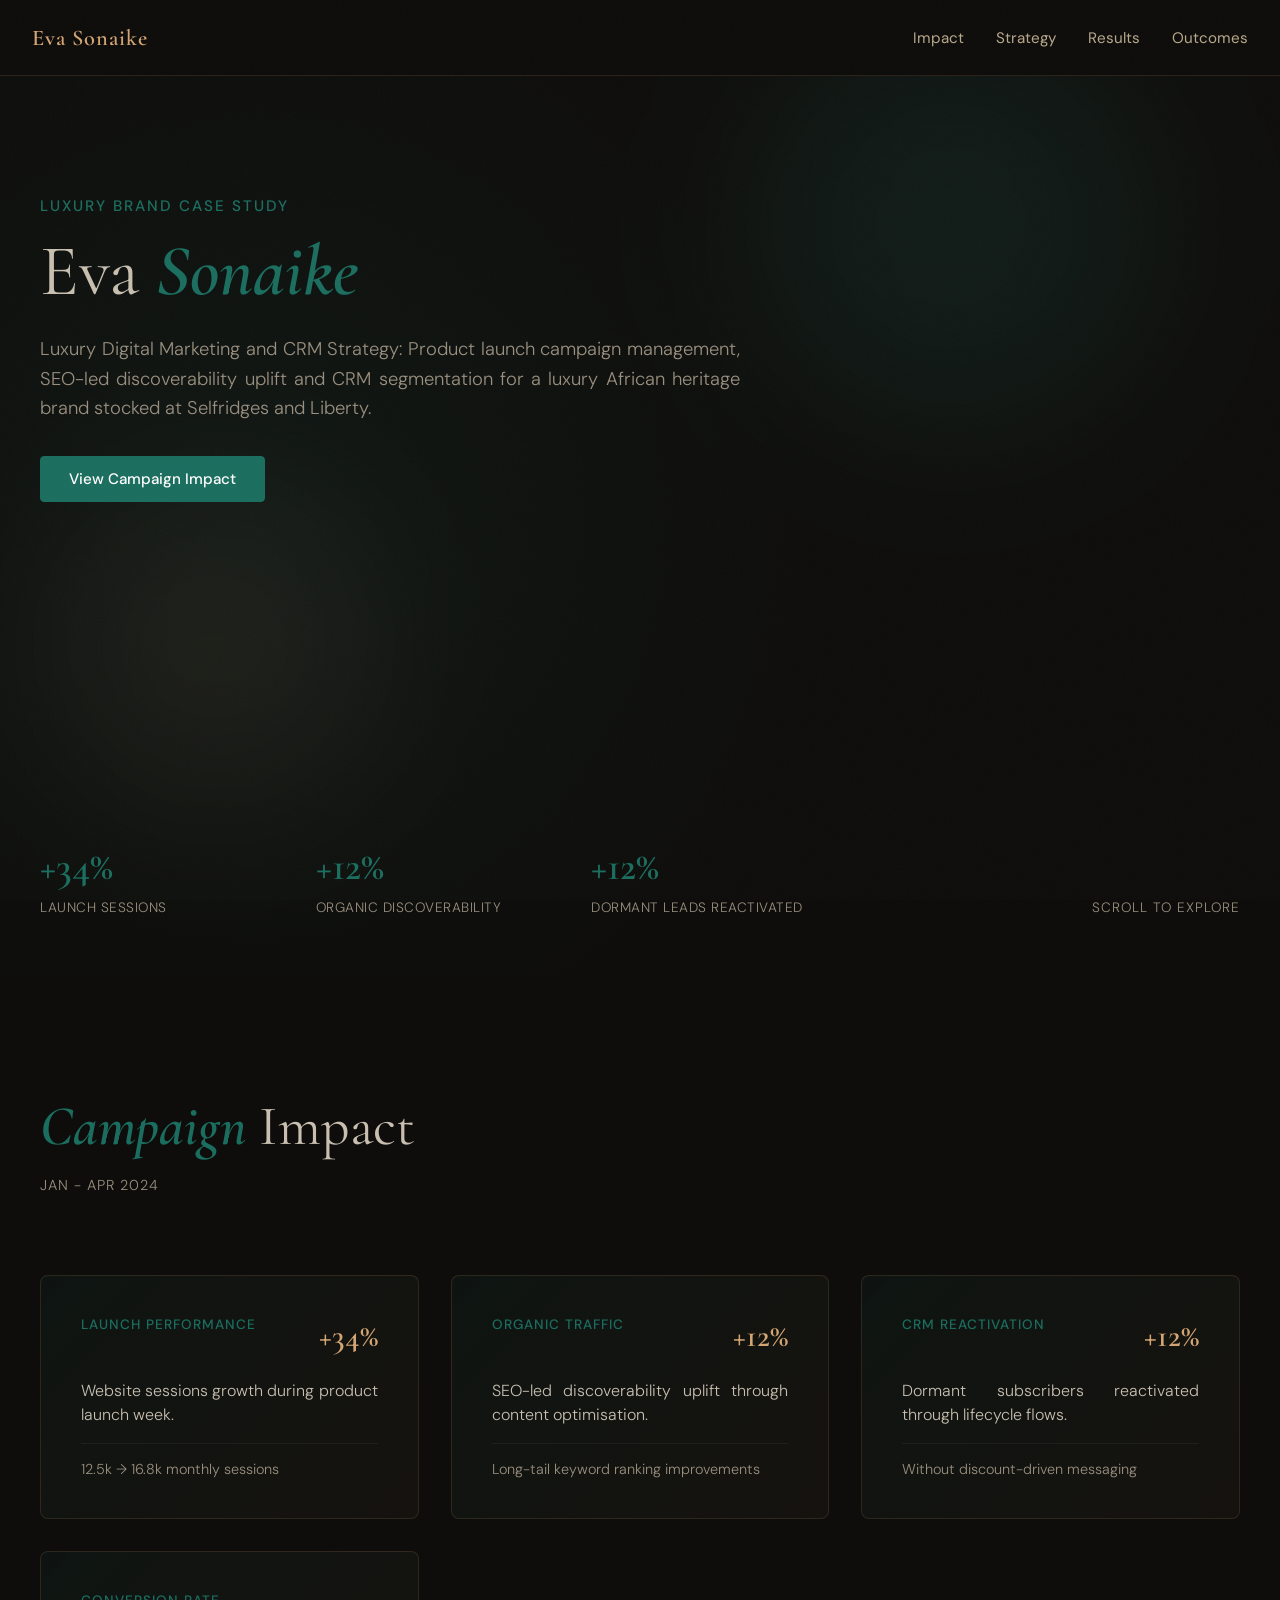
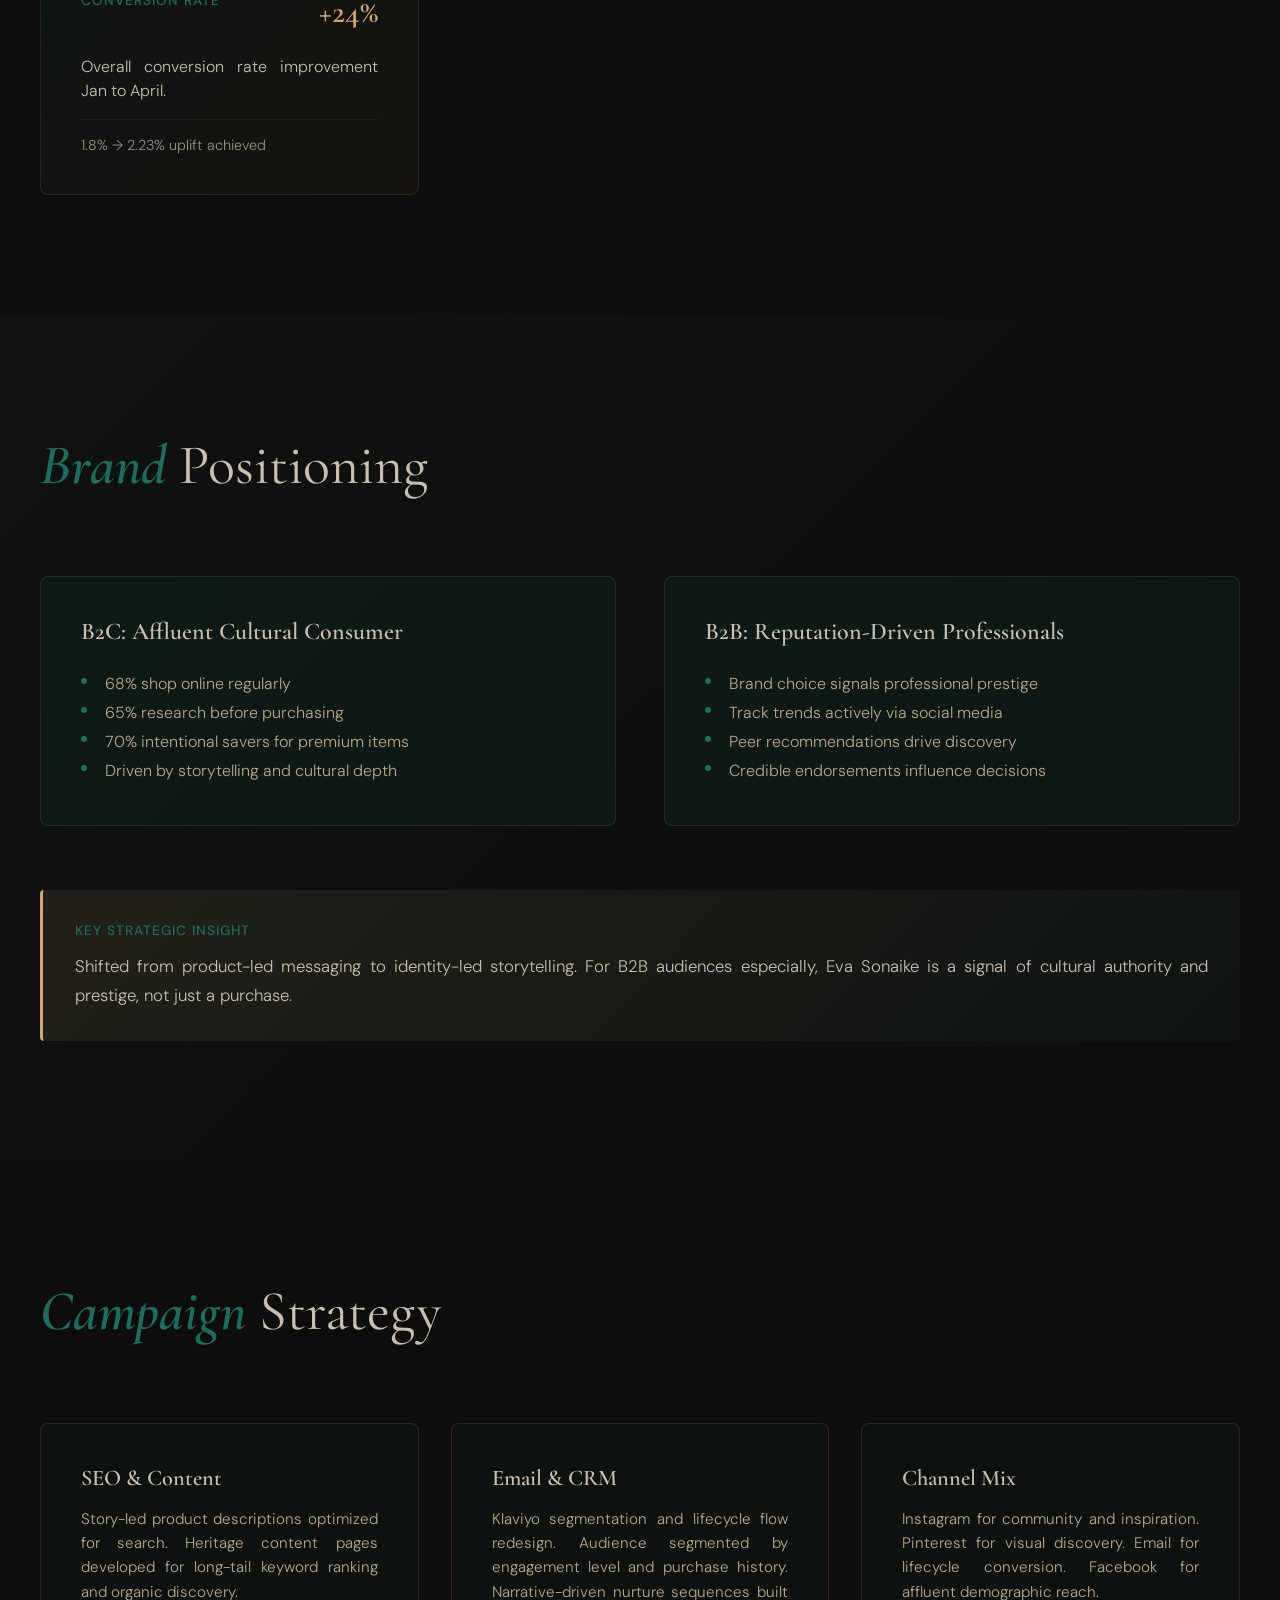
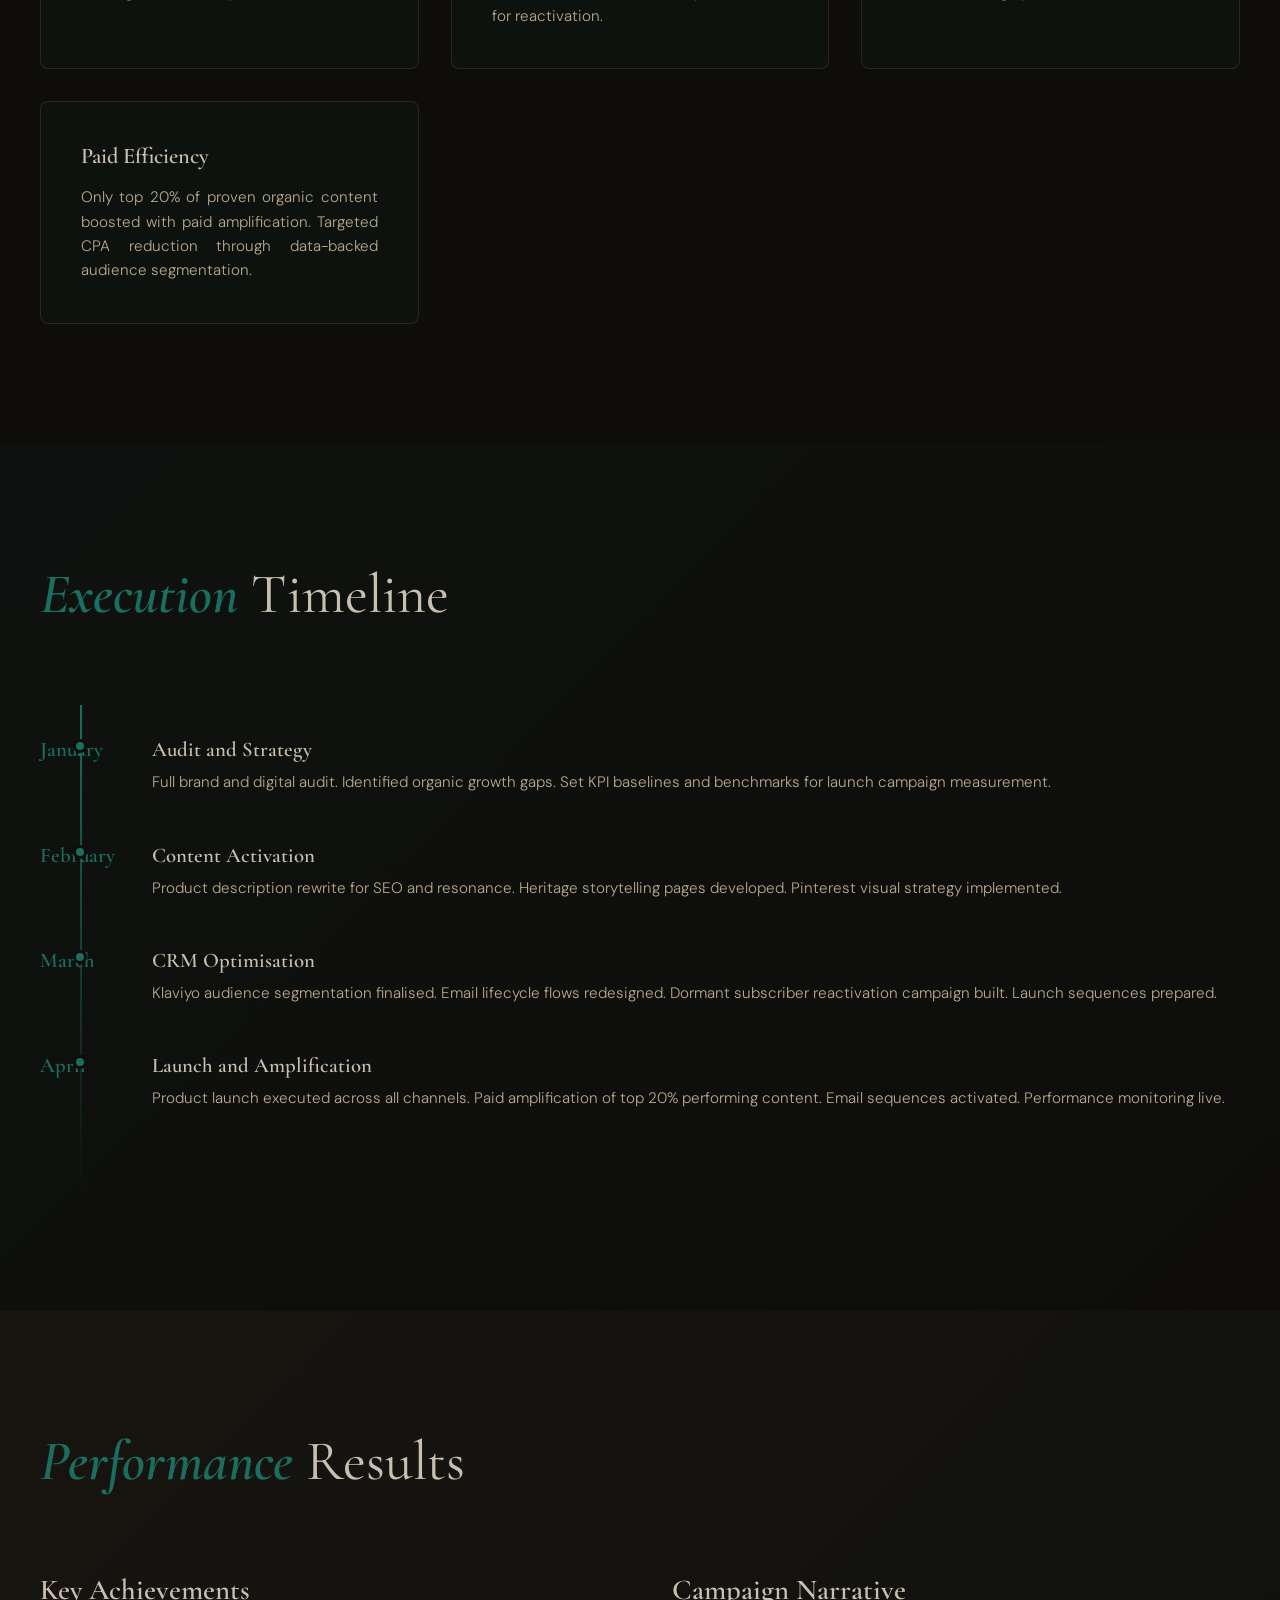
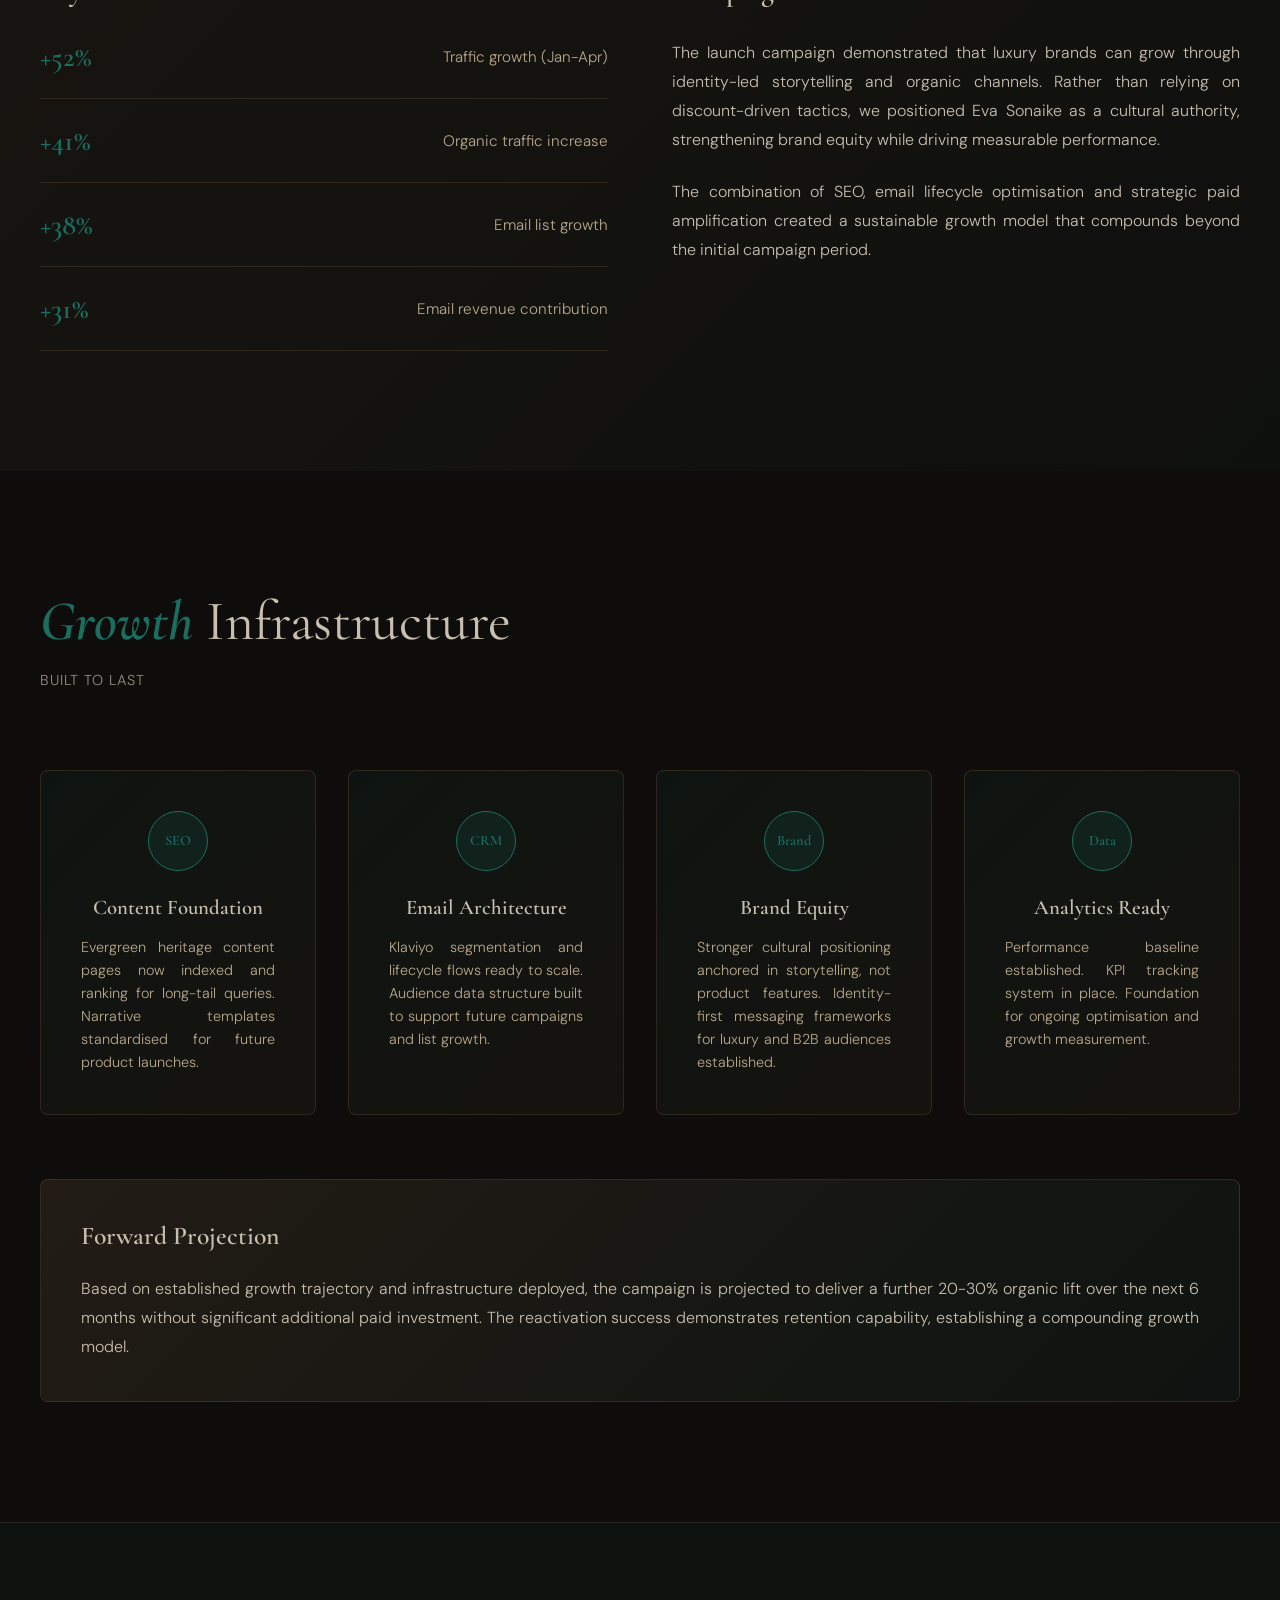
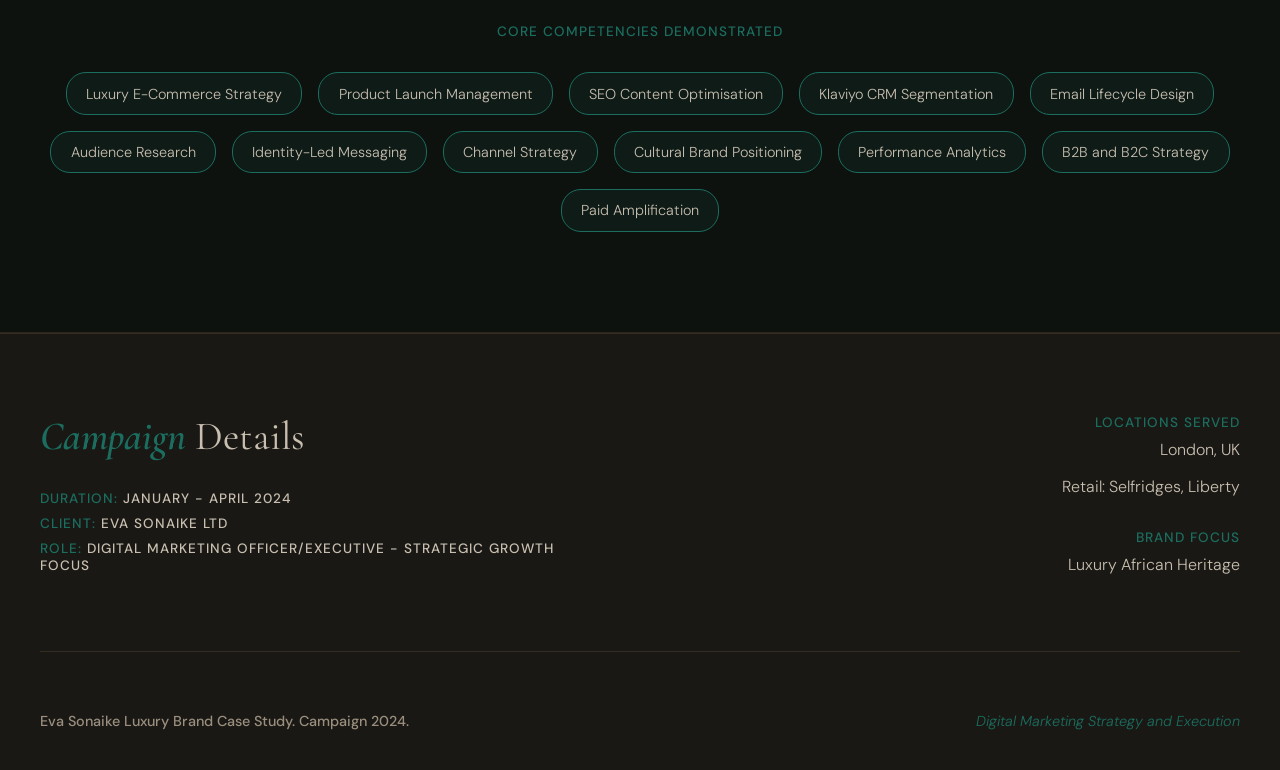
<file: index.html>
<!DOCTYPE html>
<html lang="en">

<head>
  <meta charset="UTF-8">
  <meta name="viewport" content="width=device-width, initial-scale=1.0">
  <title>Eva Sonaike | Luxury Digital Marketing & CRM Strategy</title>
  <link rel="stylesheet" href="styles.css">
</head>

<body>
  <!-- Skip to main content link for keyboard users -->
  <a href="#main-content" class="skip-link">Skip to main content</a>

  <header role="banner">
    <a class="logo" href="#">Eva Sonaike</a>
    <button class="hamburger" id="menu-toggle" aria-label="Toggle navigation menu" aria-expanded="false">
      <span></span>
      <span></span>
      <span></span>
    </button>
    <nav id="nav-menu">
      <a href="#impact">Impact</a>
      <a href="#strategy">Strategy</a>
      <a href="#results">Results</a>
      <a href="#outcomes">Outcomes</a>
    </nav>
  </header>

  <!-- HERO -->
  <section class="hero">
    <div class="orb1"></div>
    <div class="orb2"></div>
    <div class="hero-content">
      <p class="hero-over">Luxury Brand Case Study</p>
      <h1 class="hero-name">Eva <em>Sonaike</em></h1>
      <p class="hero-desc">Luxury Digital Marketing and CRM Strategy: Product launch campaign management, SEO-led
        discoverability uplift and CRM segmentation for a luxury African heritage brand stocked at Selfridges and
        Liberty.</p>
      <div class="hero-acts">
        <a href="#impact" class="btn btn-solid" aria-label="Explore campaign impact">View Campaign Impact</a>
      </div>
    </div>
    <div class="hero-bottom">
      <div class="hero-stats">
        <div>
          <div class="stat-val">+34%</div>
          <div class="stat-lbl">Launch sessions</div>
        </div>
        <div>
          <div class="stat-val">+12%</div>
          <div class="stat-lbl">Organic discoverability</div>
        </div>
        <div>
          <div class="stat-val">+12%</div>
          <div class="stat-lbl">Dormant leads reactivated</div>
        </div>
      </div>
      <div class="scroll-cue">Scroll to explore</div>
    </div>
  </section>

  <!-- EXECUTIVE IMPACT -->
  <section class="section" id="impact" role="region" aria-label="Campaign impact summary">
    <div class="section-top sr">
      <h2 class="section-heading"><em>Campaign</em> Impact</h2>
      <span class="section-meta">Jan - Apr 2024</span>
    </div>

    <div class="impact-grid">
      <div class="impact-card sr d1">
        <div class="impact-header">
          <span class="impact-label">Launch Performance</span>
          <span class="impact-metric">+34%</span>
        </div>
        <p class="impact-desc">Website sessions growth during product launch week.</p>
        <div class="impact-detail">12.5k → 16.8k monthly sessions</div>
      </div>

      <div class="impact-card sr d2">
        <div class="impact-header">
          <span class="impact-label">Organic Traffic</span>
          <span class="impact-metric">+12%</span>
        </div>
        <p class="impact-desc">SEO-led discoverability uplift through content optimisation.</p>
        <div class="impact-detail">Long-tail keyword ranking improvements</div>
      </div>

      <div class="impact-card sr d3">
        <div class="impact-header">
          <span class="impact-label">CRM Reactivation</span>
          <span class="impact-metric">+12%</span>
        </div>
        <p class="impact-desc">Dormant subscribers reactivated through lifecycle flows.</p>
        <div class="impact-detail">Without discount-driven messaging</div>
      </div>

      <div class="impact-card sr d4">
        <div class="impact-header">
          <span class="impact-label">Conversion Rate</span>
          <span class="impact-metric">+24%</span>
        </div>
        <p class="impact-desc">Overall conversion rate improvement Jan to April.</p>
        <div class="impact-detail">1.8% → 2.23% uplift achieved</div>
      </div>
    </div>
  </section>

  <!-- BRAND POSITIONING -->
  <section class="section brand-section" role="region" aria-label="Brand positioning strategy">
    <div class="section-top sr">
      <h2 class="section-heading"><em>Brand</em> Positioning</h2>
    </div>

    <div class="positioning-container">
      <div class="positioning-box sr d1">
        <h3 class="positioning-title">B2C: Affluent Cultural Consumer</h3>
        <ul class="positioning-list">
          <li>68% shop online regularly</li>
          <li>65% research before purchasing</li>
          <li>70% intentional savers for premium items</li>
          <li>Driven by storytelling and cultural depth</li>
        </ul>
      </div>

      <div class="positioning-box sr d2">
        <h3 class="positioning-title">B2B: Reputation-Driven Professionals</h3>
        <ul class="positioning-list">
          <li>Brand choice signals professional prestige</li>
          <li>Track trends actively via social media</li>
          <li>Peer recommendations drive discovery</li>
          <li>Credible endorsements influence decisions</li>
        </ul>
      </div>
    </div>

    <div class="positioning-insight sr d3">
      <span class="insight-label">Key Strategic Insight</span>
      <p>Shifted from product-led messaging to identity-led storytelling. For B2B audiences especially, Eva Sonaike is a
        signal of cultural authority and prestige, not just a purchase.</p>
    </div>
  </section>

  <!-- STRATEGY SECTION -->
  <section class="section" id="strategy" role="region" aria-label="Campaign strategy and execution">
    <div class="section-top sr">
      <h2 class="section-heading"><em>Campaign</em> Strategy</h2>
    </div>

    <div class="strategy-grid">
      <div class="strategy-card sr d1">
        <div class="strategy-head">
          <h3>SEO & Content</h3>
        </div>
        <p>Story-led product descriptions optimized for search. Heritage content pages developed for long-tail keyword
          ranking and organic discovery.</p>
      </div>

      <div class="strategy-card sr d2">
        <div class="strategy-head">
          <h3>Email & CRM</h3>
        </div>
        <p>Klaviyo segmentation and lifecycle flow redesign. Audience segmented by engagement level and purchase
          history. Narrative-driven nurture sequences built for reactivation.</p>
      </div>

      <div class="strategy-card sr d3">
        <div class="strategy-head">
          <h3>Channel Mix</h3>
        </div>
        <p>Instagram for community and inspiration. Pinterest for visual discovery. Email for lifecycle conversion.
          Facebook for affluent demographic reach.</p>
      </div>

      <div class="strategy-card sr d4">
        <div class="strategy-head">
          <h3>Paid Efficiency</h3>
        </div>
        <p>Only top 20% of proven organic content boosted with paid amplification. Targeted CPA reduction through
          data-backed audience segmentation.</p>
      </div>
    </div>
  </section>

  <!-- EXECUTION TIMELINE -->
  <section class="section timeline-section" id="results" role="region" aria-label="Campaign execution timeline">
    <div class="section-top sr">
      <h2 class="section-heading"><em>Execution</em> Timeline</h2>
    </div>

    <div class="timeline sr">
      <div class="timeline-item d1">
        <div class="timeline-marker">
          <span class="timeline-month">January</span>
        </div>
        <div class="timeline-content">
          <h4>Audit and Strategy</h4>
          <p>Full brand and digital audit. Identified organic growth gaps. Set KPI baselines and benchmarks for launch
            campaign measurement.</p>
        </div>
      </div>

      <div class="timeline-item d2">
        <div class="timeline-marker">
          <span class="timeline-month">February</span>
        </div>
        <div class="timeline-content">
          <h4>Content Activation</h4>
          <p>Product description rewrite for SEO and resonance. Heritage storytelling pages developed. Pinterest visual
            strategy implemented.</p>
        </div>
      </div>

      <div class="timeline-item d3">
        <div class="timeline-marker">
          <span class="timeline-month">March</span>
        </div>
        <div class="timeline-content">
          <h4>CRM Optimisation</h4>
          <p>Klaviyo audience segmentation finalised. Email lifecycle flows redesigned. Dormant subscriber reactivation
            campaign built. Launch sequences prepared.</p>
        </div>
      </div>

      <div class="timeline-item d4">
        <div class="timeline-marker">
          <span class="timeline-month">April</span>
        </div>
        <div class="timeline-content">
          <h4>Launch and Amplification</h4>
          <p>Product launch executed across all channels. Paid amplification of top 20% performing content. Email
            sequences activated. Performance monitoring live.</p>
        </div>
      </div>
    </div>
  </section>

  <!-- PERFORMANCE RESULTS -->
  <section class="section results-section" role="region" aria-label="Campaign performance results">
    <div class="section-top sr">
      <h2 class="section-heading"><em>Performance</em> Results</h2>
    </div>

    <div class="results-container">
      <div class="results-summary sr d1">
        <h3>Key Achievements</h3>
        <div class="results-list">
          <div class="result-item">
            <span class="result-metric">+52%</span>
            <span class="result-label">Traffic growth (Jan-Apr)</span>
          </div>
          <div class="result-item">
            <span class="result-metric">+41%</span>
            <span class="result-label">Organic traffic increase</span>
          </div>
          <div class="result-item">
            <span class="result-metric">+38%</span>
            <span class="result-label">Email list growth</span>
          </div>
          <div class="result-item">
            <span class="result-metric">+31%</span>
            <span class="result-label">Email revenue contribution</span>
          </div>
        </div>
      </div>

      <div class="results-narrative sr d2">
        <h3>Campaign Narrative</h3>
        <p>The launch campaign demonstrated that luxury brands can grow through identity-led storytelling and organic
          channels. Rather than relying on discount-driven tactics, we positioned Eva Sonaike as a cultural authority,
          strengthening brand equity while driving measurable performance.</p>
        <p>The combination of SEO, email lifecycle optimisation and strategic paid amplification created a sustainable
          growth model that compounds beyond the initial campaign period.</p>
      </div>
    </div>
  </section>

  <!-- GROWTH INFRASTRUCTURE -->
  <section class="section infrastructure-section" id="outcomes" role="region"
    aria-label="Growth infrastructure and legacy">
    <div class="section-top sr">
      <h2 class="section-heading"><em>Growth</em> Infrastructure</h2>
      <span class="section-meta">Built to Last</span>
    </div>

    <div class="infrastructure-grid">
      <div class="infra-card sr d1">
        <div class="infra-icon">SEO</div>
        <h3>Content Foundation</h3>
        <p>Evergreen heritage content pages now indexed and ranking for long-tail queries. Narrative templates
          standardised for future product launches.</p>
      </div>

      <div class="infra-card sr d2">
        <div class="infra-icon">CRM</div>
        <h3>Email Architecture</h3>
        <p>Klaviyo segmentation and lifecycle flows ready to scale. Audience data structure built to support future
          campaigns and list growth.</p>
      </div>

      <div class="infra-card sr d3">
        <div class="infra-icon">Brand</div>
        <h3>Brand Equity</h3>
        <p>Stronger cultural positioning anchored in storytelling, not product features. Identity-first messaging
          frameworks for luxury and B2B audiences established.</p>
      </div>

      <div class="infra-card sr d4">
        <div class="infra-icon">Data</div>
        <h3>Analytics Ready</h3>
        <p>Performance baseline established. KPI tracking system in place. Foundation for ongoing optimisation and
          growth measurement.</p>
      </div>
    </div>

    <div class="forward-projection sr d5">
      <h3>Forward Projection</h3>
      <p>Based on established growth trajectory and infrastructure deployed, the campaign is projected to deliver a
        further 20-30% organic lift over the next 6 months without significant additional paid investment. The
        reactivation success demonstrates retention capability, establishing a compounding growth model.</p>
    </div>
  </section>

  <!-- SKILLS DEMONSTRATED -->
  <section class="skills-section" role="region" aria-label="Skills demonstrated in this campaign">
    <p class="skills-label sr">Core Competencies Demonstrated</p>
    <div class="skills-row sr d1" role="list">
      <span class="skill" role="listitem">Luxury E-Commerce Strategy</span>
      <span class="skill" role="listitem">Product Launch Management</span>
      <span class="skill" role="listitem">SEO Content Optimisation</span>
      <span class="skill" role="listitem">Klaviyo CRM Segmentation</span>
      <span class="skill" role="listitem">Email Lifecycle Design</span>
      <span class="skill" role="listitem">Audience Research</span>
      <span class="skill" role="listitem">Identity-Led Messaging</span>
      <span class="skill" role="listitem">Channel Strategy</span>
      <span class="skill" role="listitem">Cultural Brand Positioning</span>
      <span class="skill" role="listitem">Performance Analytics</span>
      <span class="skill" role="listitem">B2B and B2C Strategy</span>
      <span class="skill" role="listitem">Paid Amplification</span>
    </div>
  </section>

  <!-- FOOTER -->
  <footer role="contentinfo" aria-label="Campaign details and contact">
    <div class="footer-top sr">
      <div>
        <h2 class="footer-heading"><em>Campaign</em> Details</h2>
        <p class="footer-detail">Duration: <span class="footer-value">January - April 2024</span></p>
        <p class="footer-detail">Client: <span class="footer-value">Eva Sonaike Ltd</span></p>
        <p class="footer-detail">Role: <span class="footer-value">Digital Marketing Officer/Executive - Strategic Growth
            Focus</span></p>
      </div>
      <div class="footer-links">
        <span class="footer-detail">Locations Served</span>
        <span class="footer-location">London, UK</span>
        <span class="footer-location">Retail: Selfridges, Liberty</span>
        <span class="footer-detail footer-detail-mt">Brand Focus</span>
        <span class="footer-location">Luxury African Heritage</span>
      </div>
    </div>
    <div class="footer-base">
      <span class="footer-copy">Eva Sonaike Luxury Brand Case Study. Campaign 2024.</span>
      <span class="footer-role">Digital Marketing Strategy and Execution</span>
    </div>
  </footer>

  <script>
    const io = new IntersectionObserver(entries => {
      entries.forEach(e => { if (e.isIntersecting) { e.target.classList.add('on'); io.unobserve(e.target); } });
    }, { threshold: 0.12 });
    document.querySelectorAll('.sr').forEach(el => io.observe(el));

    const hamburger = document.getElementById('menu-toggle');
    const navMenu = document.getElementById('nav-menu');
    const navLinks = navMenu.querySelectorAll('a');

    hamburger.addEventListener('click', () => {
      navMenu.classList.toggle('active');
      hamburger.setAttribute('aria-expanded', hamburger.getAttribute('aria-expanded') === 'false' ? 'true' : 'false');
    });

    navLinks.forEach(link => {
      link.addEventListener('click', () => {
        navMenu.classList.remove('active');
        hamburger.setAttribute('aria-expanded', 'false');
      });
    });
  </script>

</body>

</html>
</file>
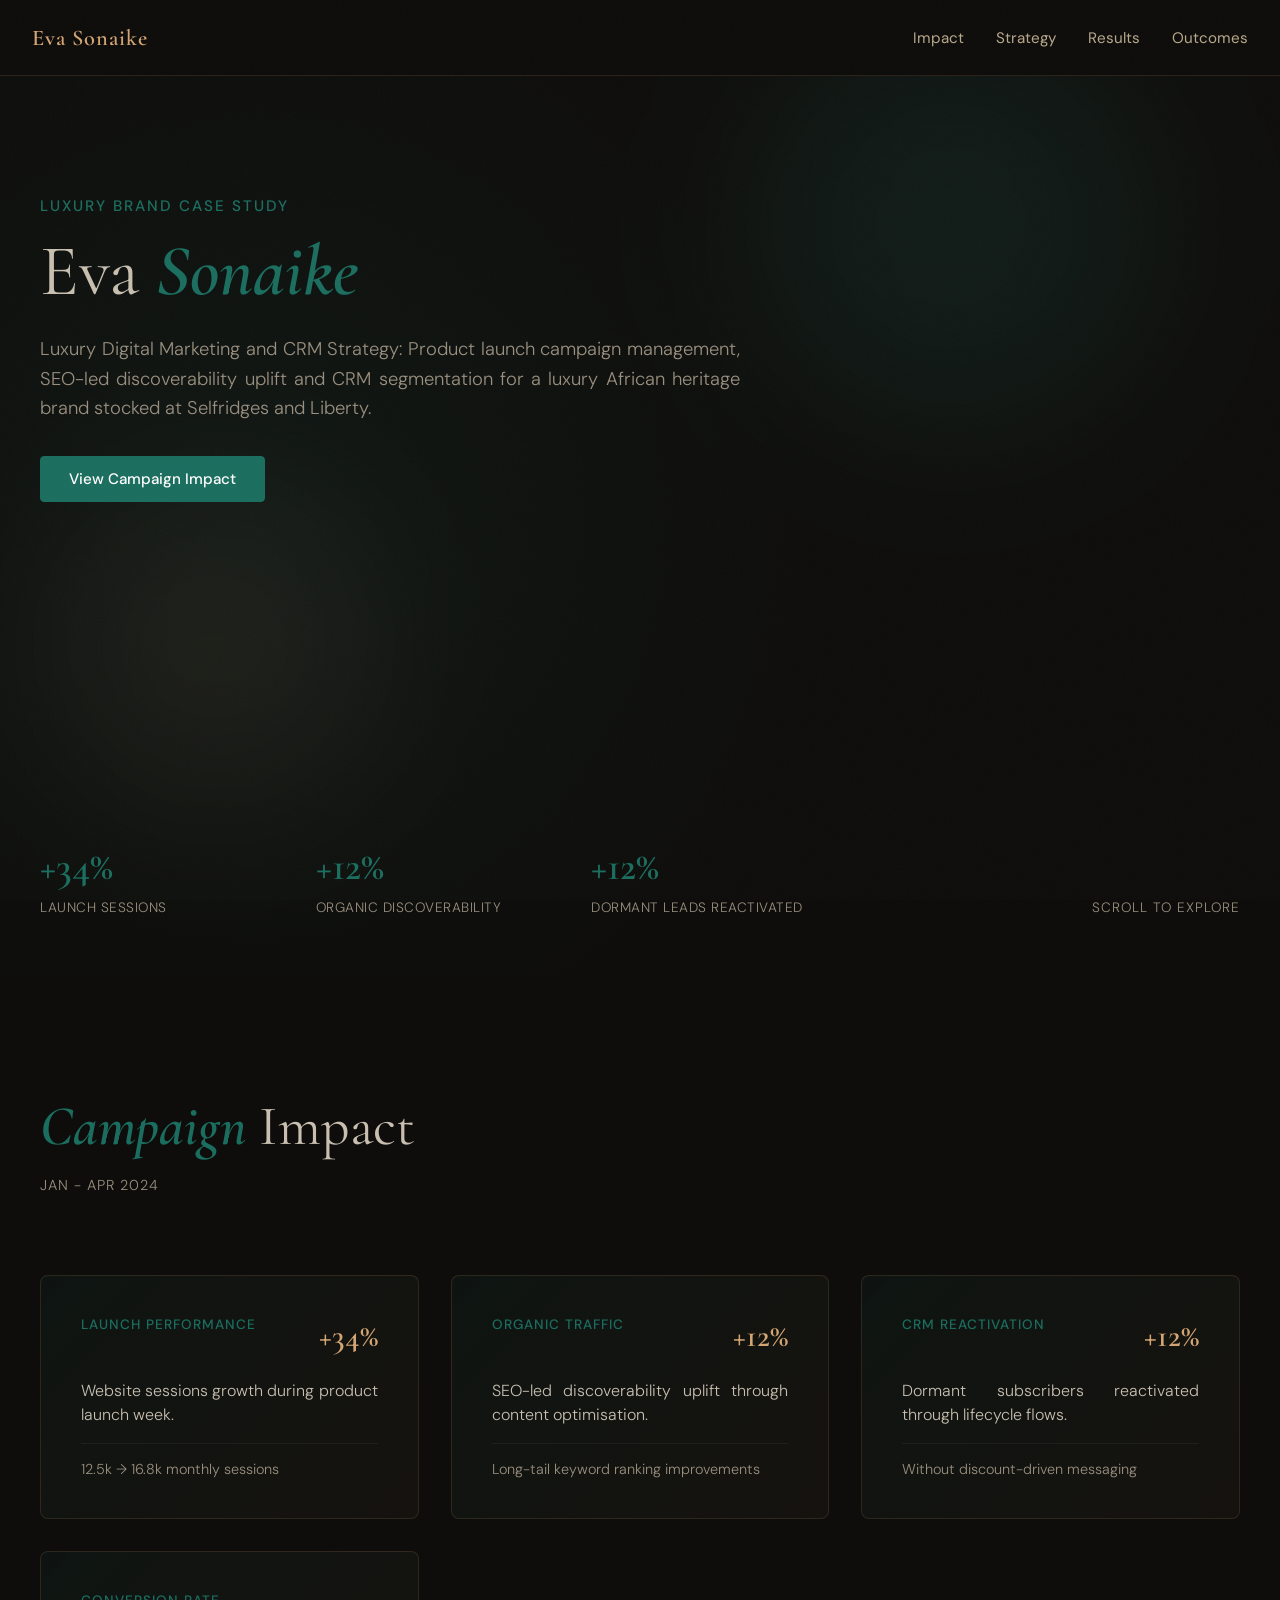
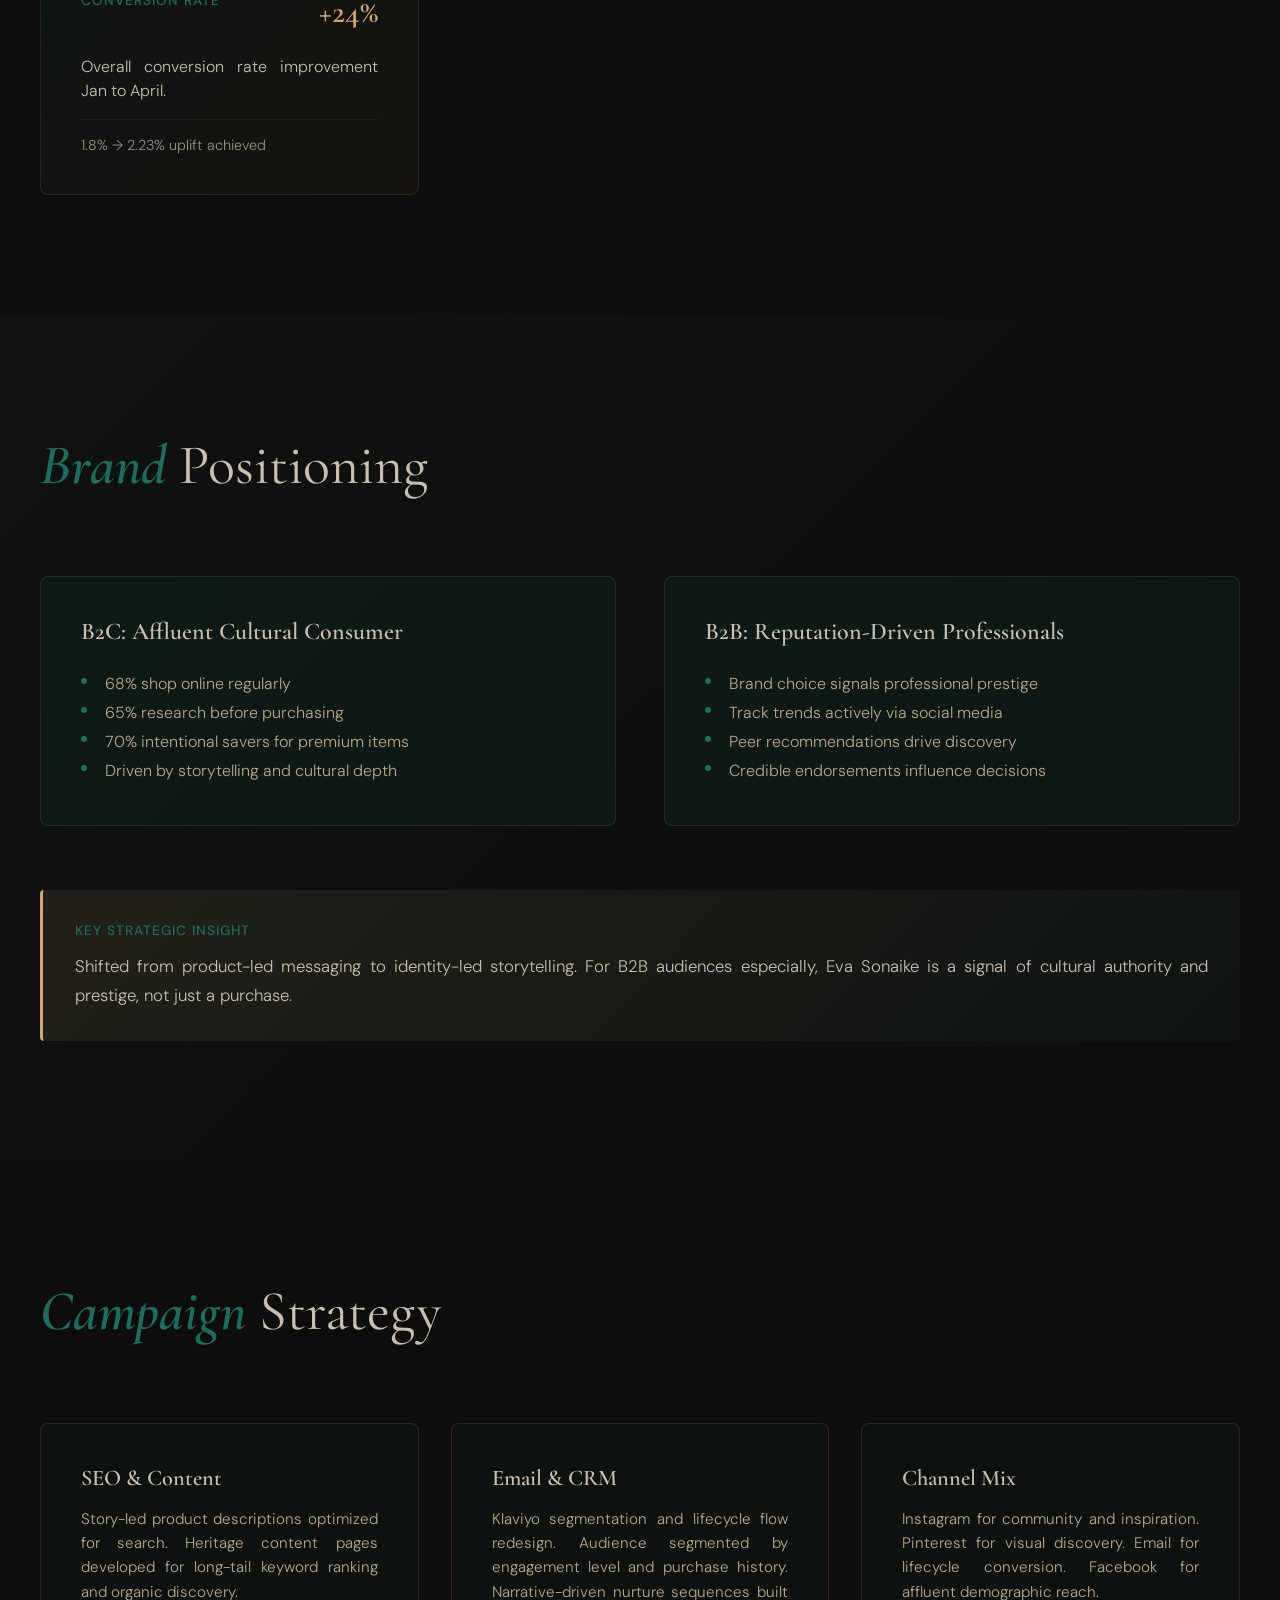
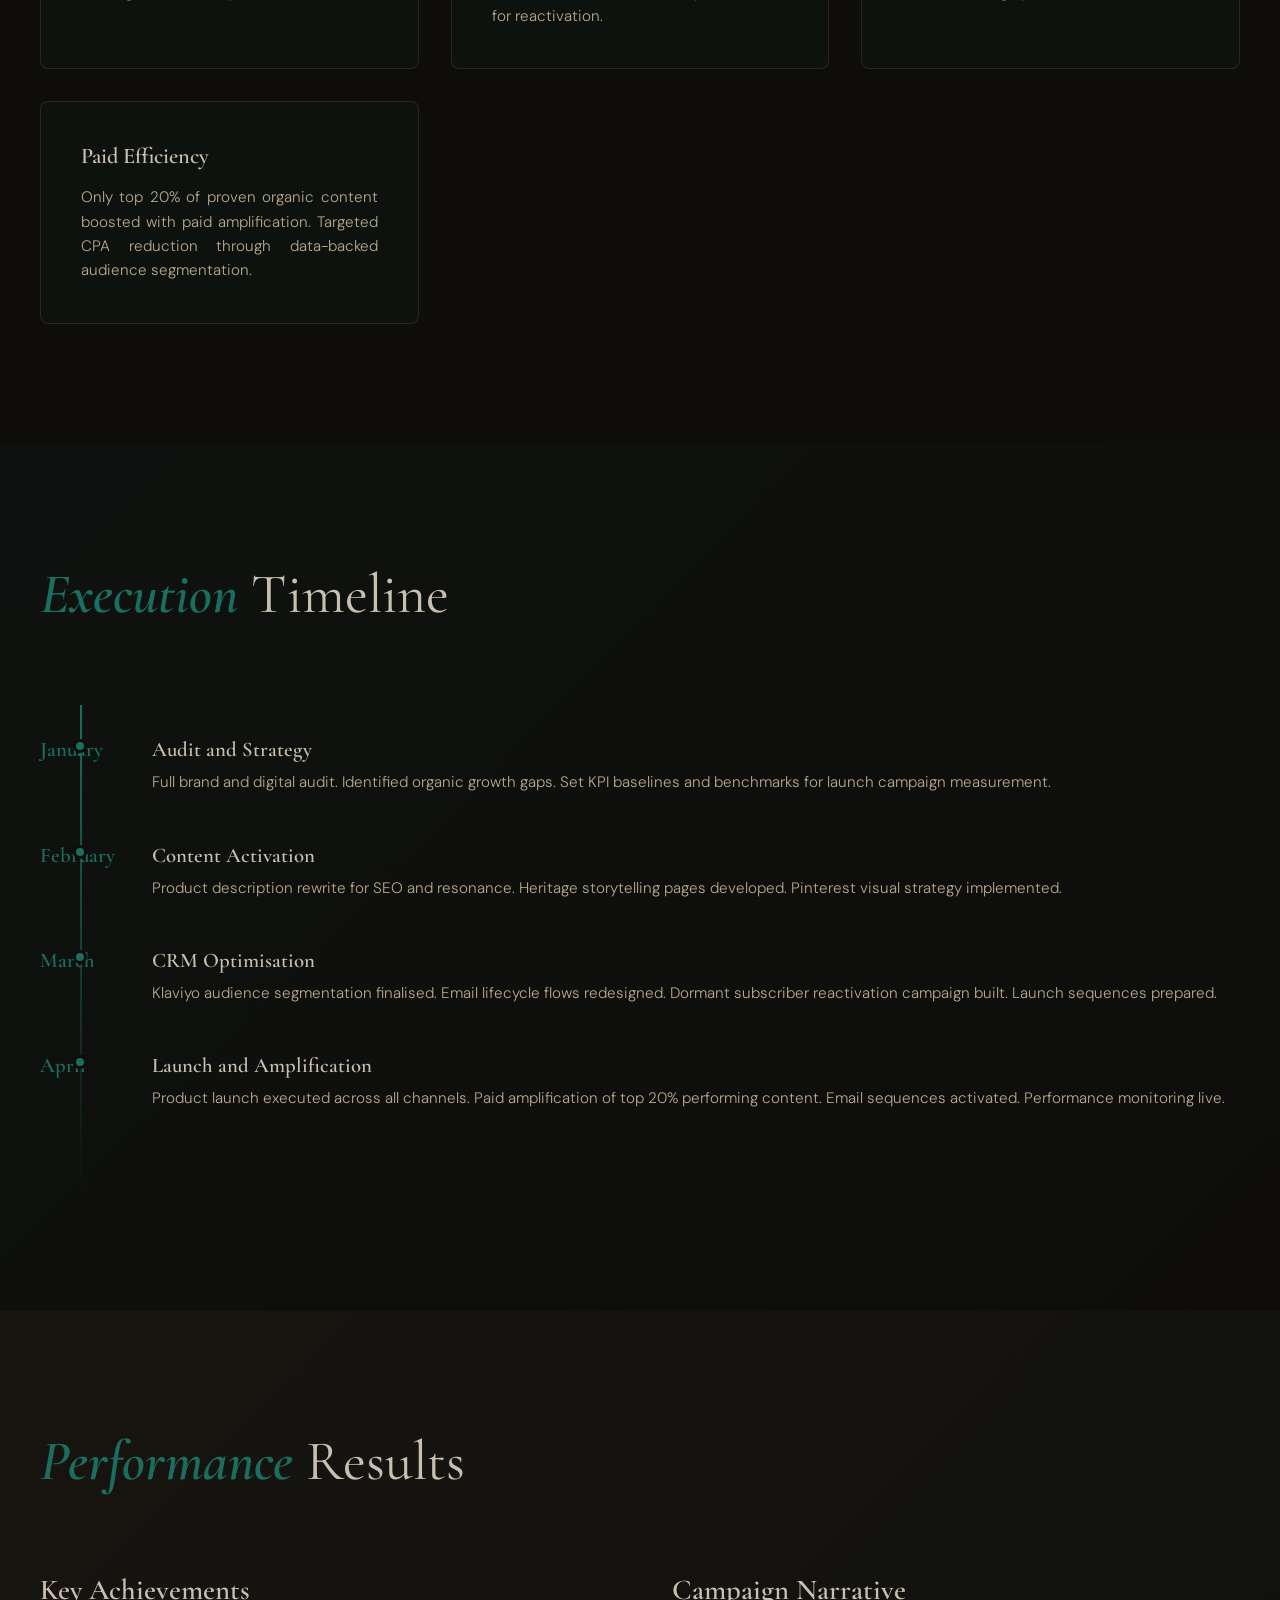
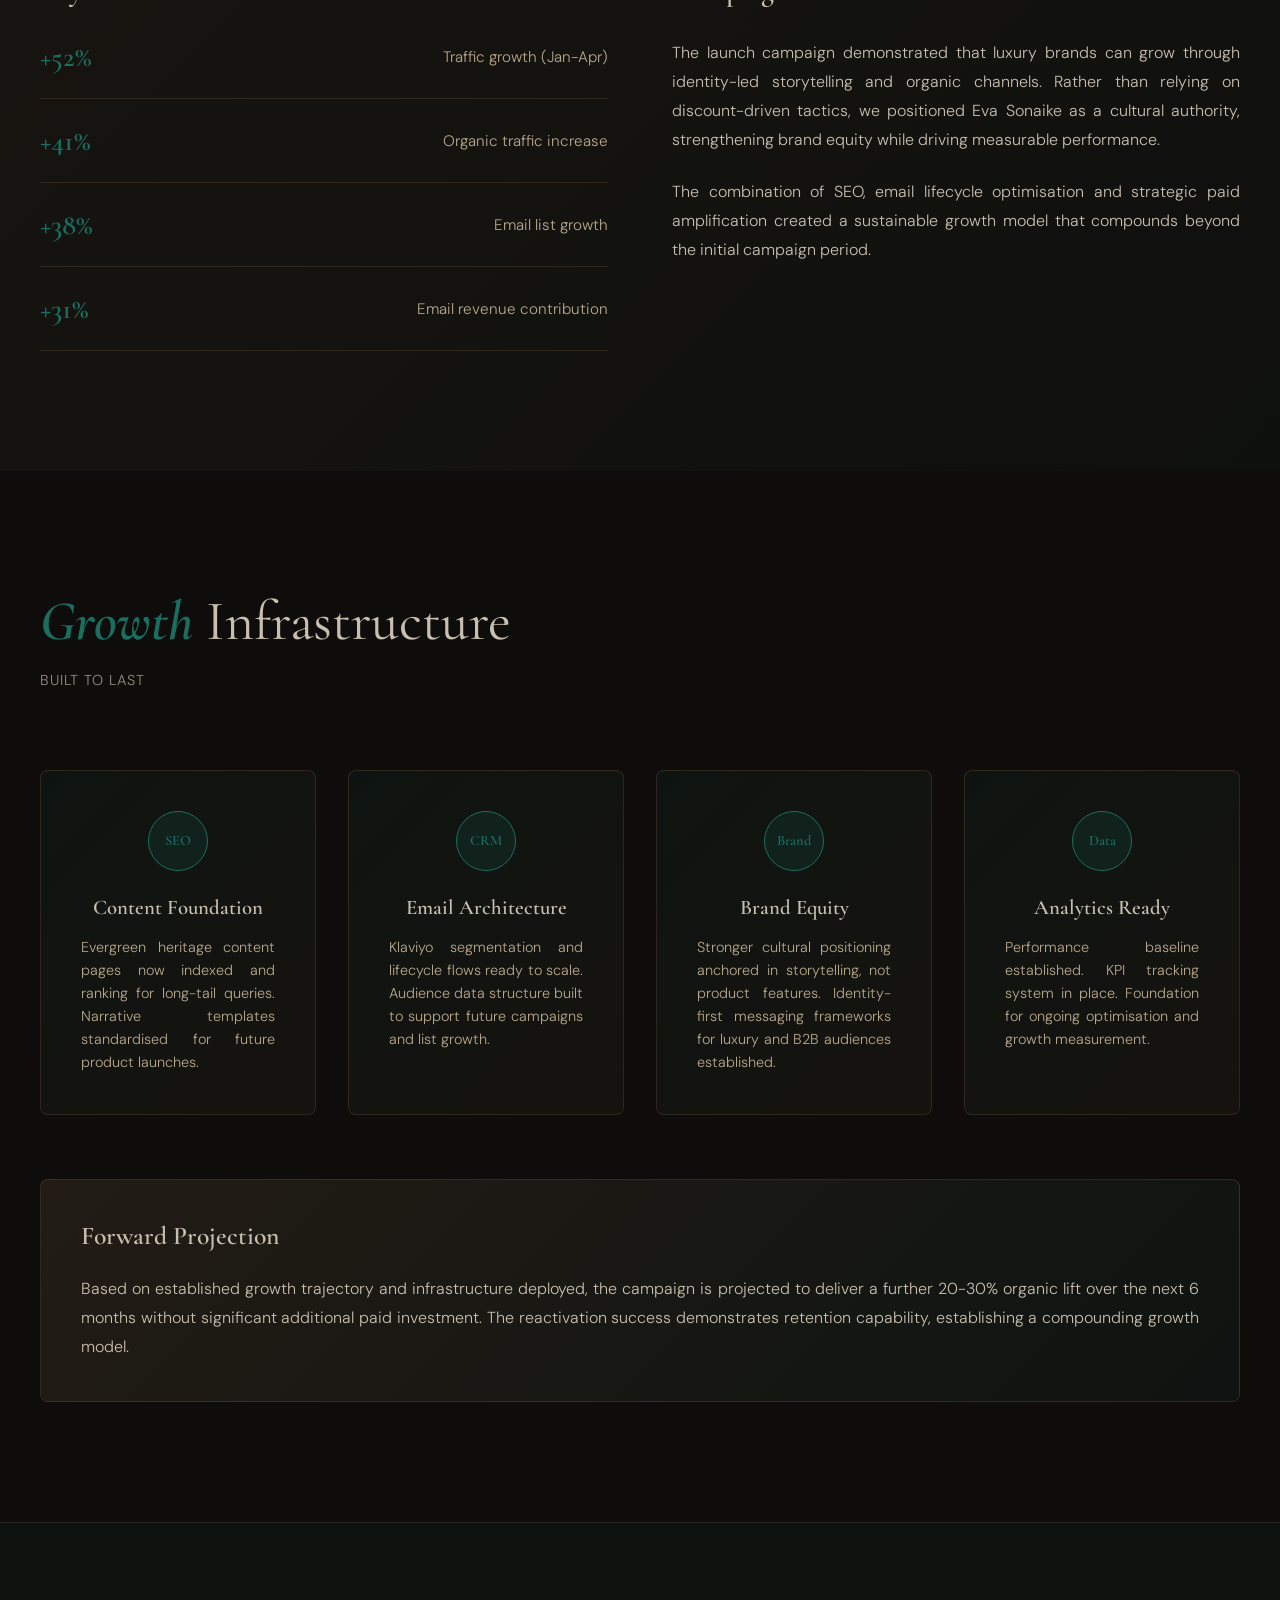
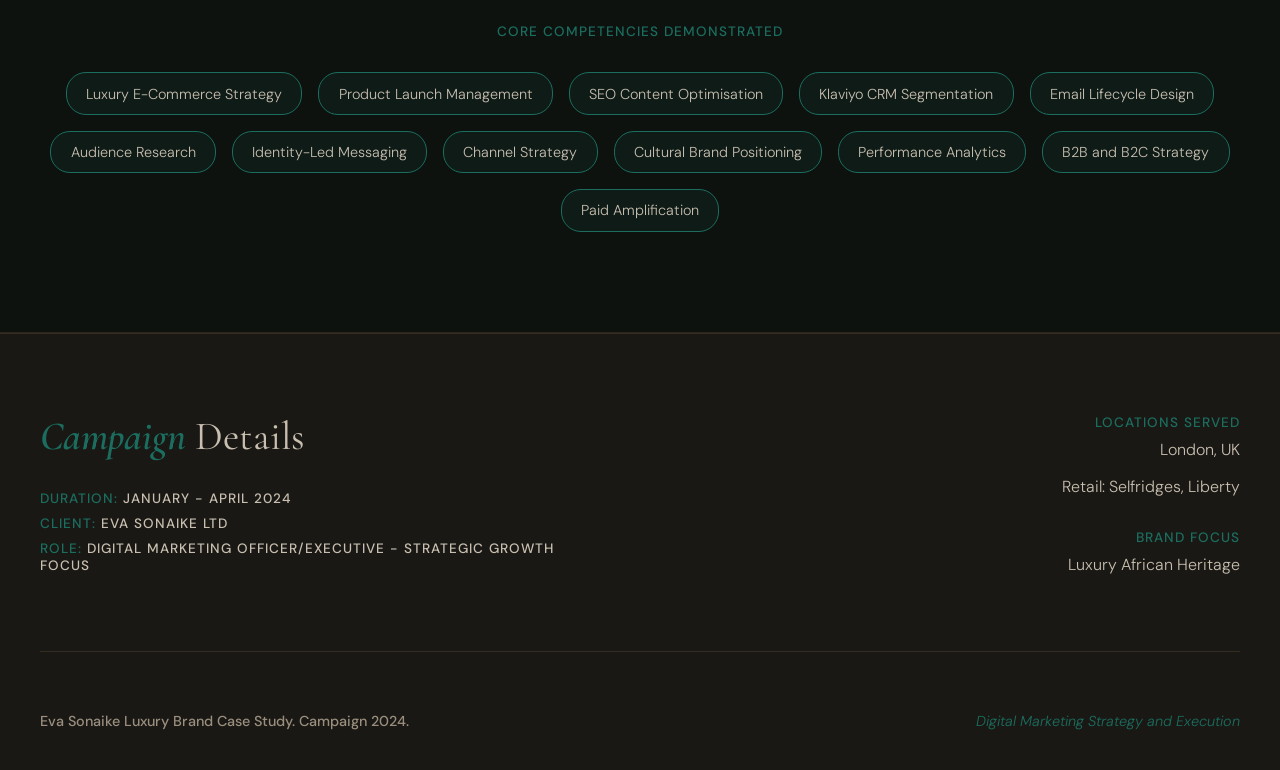
<file: eva-sonaike-crm/index.html>
<!DOCTYPE html>
<html lang="en">

<head>
  <meta charset="UTF-8">
  <meta name="viewport" content="width=device-width, initial-scale=1.0">
  <title>Eva Sonaike | Luxury Digital Marketing & CRM Strategy</title>
  <link rel="stylesheet" href="styles.css">
</head>

<body>
  <!-- Skip to main content link for keyboard users -->
  <a href="#main-content" class="skip-link">Skip to main content</a>

  <header role="banner">
    <a class="logo" href="#">Eva Sonaike</a>
    <button class="hamburger" id="menu-toggle" aria-label="Toggle navigation menu" aria-expanded="false">
      <span></span>
      <span></span>
      <span></span>
    </button>
    <nav id="nav-menu">
      <a href="#impact">Impact</a>
      <a href="#strategy">Strategy</a>
      <a href="#results">Results</a>
      <a href="#outcomes">Outcomes</a>
    </nav>
  </header>

  <!-- HERO -->
  <section class="hero">
    <div class="orb1"></div>
    <div class="orb2"></div>
    <div class="hero-content">
      <p class="hero-over">Luxury Brand Case Study</p>
      <h1 class="hero-name">Eva <em>Sonaike</em></h1>
      <p class="hero-desc">Luxury Digital Marketing and CRM Strategy: Product launch campaign management, SEO-led
        discoverability uplift and CRM segmentation for a luxury African heritage brand stocked at Selfridges and
        Liberty.</p>
      <div class="hero-acts">
        <a href="#impact" class="btn btn-solid" aria-label="Explore campaign impact">View Campaign Impact</a>
      </div>
    </div>
    <div class="hero-bottom">
      <div class="hero-stats">
        <div>
          <div class="stat-val">+34%</div>
          <div class="stat-lbl">Launch sessions</div>
        </div>
        <div>
          <div class="stat-val">+12%</div>
          <div class="stat-lbl">Organic discoverability</div>
        </div>
        <div>
          <div class="stat-val">+12%</div>
          <div class="stat-lbl">Dormant leads reactivated</div>
        </div>
      </div>
      <div class="scroll-cue">Scroll to explore</div>
    </div>
  </section>

  <!-- EXECUTIVE IMPACT -->
  <section class="section" id="impact" role="region" aria-label="Campaign impact summary">
    <div class="section-top sr">
      <h2 class="section-heading"><em>Campaign</em> Impact</h2>
      <span class="section-meta">Jan - Apr 2024</span>
    </div>

    <div class="impact-grid">
      <div class="impact-card sr d1">
        <div class="impact-header">
          <span class="impact-label">Launch Performance</span>
          <span class="impact-metric">+34%</span>
        </div>
        <p class="impact-desc">Website sessions growth during product launch week.</p>
        <div class="impact-detail">12.5k → 16.8k monthly sessions</div>
      </div>

      <div class="impact-card sr d2">
        <div class="impact-header">
          <span class="impact-label">Organic Traffic</span>
          <span class="impact-metric">+12%</span>
        </div>
        <p class="impact-desc">SEO-led discoverability uplift through content optimisation.</p>
        <div class="impact-detail">Long-tail keyword ranking improvements</div>
      </div>

      <div class="impact-card sr d3">
        <div class="impact-header">
          <span class="impact-label">CRM Reactivation</span>
          <span class="impact-metric">+12%</span>
        </div>
        <p class="impact-desc">Dormant subscribers reactivated through lifecycle flows.</p>
        <div class="impact-detail">Without discount-driven messaging</div>
      </div>

      <div class="impact-card sr d4">
        <div class="impact-header">
          <span class="impact-label">Conversion Rate</span>
          <span class="impact-metric">+24%</span>
        </div>
        <p class="impact-desc">Overall conversion rate improvement Jan to April.</p>
        <div class="impact-detail">1.8% → 2.23% uplift achieved</div>
      </div>
    </div>
  </section>

  <!-- BRAND POSITIONING -->
  <section class="section brand-section" role="region" aria-label="Brand positioning strategy">
    <div class="section-top sr">
      <h2 class="section-heading"><em>Brand</em> Positioning</h2>
    </div>

    <div class="positioning-container">
      <div class="positioning-box sr d1">
        <h3 class="positioning-title">B2C: Affluent Cultural Consumer</h3>
        <ul class="positioning-list">
          <li>68% shop online regularly</li>
          <li>65% research before purchasing</li>
          <li>70% intentional savers for premium items</li>
          <li>Driven by storytelling and cultural depth</li>
        </ul>
      </div>

      <div class="positioning-box sr d2">
        <h3 class="positioning-title">B2B: Reputation-Driven Professionals</h3>
        <ul class="positioning-list">
          <li>Brand choice signals professional prestige</li>
          <li>Track trends actively via social media</li>
          <li>Peer recommendations drive discovery</li>
          <li>Credible endorsements influence decisions</li>
        </ul>
      </div>
    </div>

    <div class="positioning-insight sr d3">
      <span class="insight-label">Key Strategic Insight</span>
      <p>Shifted from product-led messaging to identity-led storytelling. For B2B audiences especially, Eva Sonaike is a
        signal of cultural authority and prestige, not just a purchase.</p>
    </div>
  </section>

  <!-- STRATEGY SECTION -->
  <section class="section" id="strategy" role="region" aria-label="Campaign strategy and execution">
    <div class="section-top sr">
      <h2 class="section-heading"><em>Campaign</em> Strategy</h2>
    </div>

    <div class="strategy-grid">
      <div class="strategy-card sr d1">
        <div class="strategy-head">
          <h3>SEO & Content</h3>
        </div>
        <p>Story-led product descriptions optimized for search. Heritage content pages developed for long-tail keyword
          ranking and organic discovery.</p>
      </div>

      <div class="strategy-card sr d2">
        <div class="strategy-head">
          <h3>Email & CRM</h3>
        </div>
        <p>Klaviyo segmentation and lifecycle flow redesign. Audience segmented by engagement level and purchase
          history. Narrative-driven nurture sequences built for reactivation.</p>
      </div>

      <div class="strategy-card sr d3">
        <div class="strategy-head">
          <h3>Channel Mix</h3>
        </div>
        <p>Instagram for community and inspiration. Pinterest for visual discovery. Email for lifecycle conversion.
          Facebook for affluent demographic reach.</p>
      </div>

      <div class="strategy-card sr d4">
        <div class="strategy-head">
          <h3>Paid Efficiency</h3>
        </div>
        <p>Only top 20% of proven organic content boosted with paid amplification. Targeted CPA reduction through
          data-backed audience segmentation.</p>
      </div>
    </div>
  </section>

  <!-- EXECUTION TIMELINE -->
  <section class="section timeline-section" id="results" role="region" aria-label="Campaign execution timeline">
    <div class="section-top sr">
      <h2 class="section-heading"><em>Execution</em> Timeline</h2>
    </div>

    <div class="timeline sr">
      <div class="timeline-item d1">
        <div class="timeline-marker">
          <span class="timeline-month">January</span>
        </div>
        <div class="timeline-content">
          <h4>Audit and Strategy</h4>
          <p>Full brand and digital audit. Identified organic growth gaps. Set KPI baselines and benchmarks for launch
            campaign measurement.</p>
        </div>
      </div>

      <div class="timeline-item d2">
        <div class="timeline-marker">
          <span class="timeline-month">February</span>
        </div>
        <div class="timeline-content">
          <h4>Content Activation</h4>
          <p>Product description rewrite for SEO and resonance. Heritage storytelling pages developed. Pinterest visual
            strategy implemented.</p>
        </div>
      </div>

      <div class="timeline-item d3">
        <div class="timeline-marker">
          <span class="timeline-month">March</span>
        </div>
        <div class="timeline-content">
          <h4>CRM Optimisation</h4>
          <p>Klaviyo audience segmentation finalised. Email lifecycle flows redesigned. Dormant subscriber reactivation
            campaign built. Launch sequences prepared.</p>
        </div>
      </div>

      <div class="timeline-item d4">
        <div class="timeline-marker">
          <span class="timeline-month">April</span>
        </div>
        <div class="timeline-content">
          <h4>Launch and Amplification</h4>
          <p>Product launch executed across all channels. Paid amplification of top 20% performing content. Email
            sequences activated. Performance monitoring live.</p>
        </div>
      </div>
    </div>
  </section>

  <!-- PERFORMANCE RESULTS -->
  <section class="section results-section" role="region" aria-label="Campaign performance results">
    <div class="section-top sr">
      <h2 class="section-heading"><em>Performance</em> Results</h2>
    </div>

    <div class="results-container">
      <div class="results-summary sr d1">
        <h3>Key Achievements</h3>
        <div class="results-list">
          <div class="result-item">
            <span class="result-metric">+52%</span>
            <span class="result-label">Traffic growth (Jan-Apr)</span>
          </div>
          <div class="result-item">
            <span class="result-metric">+41%</span>
            <span class="result-label">Organic traffic increase</span>
          </div>
          <div class="result-item">
            <span class="result-metric">+38%</span>
            <span class="result-label">Email list growth</span>
          </div>
          <div class="result-item">
            <span class="result-metric">+31%</span>
            <span class="result-label">Email revenue contribution</span>
          </div>
        </div>
      </div>

      <div class="results-narrative sr d2">
        <h3>Campaign Narrative</h3>
        <p>The launch campaign demonstrated that luxury brands can grow through identity-led storytelling and organic
          channels. Rather than relying on discount-driven tactics, we positioned Eva Sonaike as a cultural authority,
          strengthening brand equity while driving measurable performance.</p>
        <p>The combination of SEO, email lifecycle optimisation and strategic paid amplification created a sustainable
          growth model that compounds beyond the initial campaign period.</p>
      </div>
    </div>
  </section>

  <!-- GROWTH INFRASTRUCTURE -->
  <section class="section infrastructure-section" id="outcomes" role="region"
    aria-label="Growth infrastructure and legacy">
    <div class="section-top sr">
      <h2 class="section-heading"><em>Growth</em> Infrastructure</h2>
      <span class="section-meta">Built to Last</span>
    </div>

    <div class="infrastructure-grid">
      <div class="infra-card sr d1">
        <div class="infra-icon">SEO</div>
        <h3>Content Foundation</h3>
        <p>Evergreen heritage content pages now indexed and ranking for long-tail queries. Narrative templates
          standardised for future product launches.</p>
      </div>

      <div class="infra-card sr d2">
        <div class="infra-icon">CRM</div>
        <h3>Email Architecture</h3>
        <p>Klaviyo segmentation and lifecycle flows ready to scale. Audience data structure built to support future
          campaigns and list growth.</p>
      </div>

      <div class="infra-card sr d3">
        <div class="infra-icon">Brand</div>
        <h3>Brand Equity</h3>
        <p>Stronger cultural positioning anchored in storytelling, not product features. Identity-first messaging
          frameworks for luxury and B2B audiences established.</p>
      </div>

      <div class="infra-card sr d4">
        <div class="infra-icon">Data</div>
        <h3>Analytics Ready</h3>
        <p>Performance baseline established. KPI tracking system in place. Foundation for ongoing optimisation and
          growth measurement.</p>
      </div>
    </div>

    <div class="forward-projection sr d5">
      <h3>Forward Projection</h3>
      <p>Based on established growth trajectory and infrastructure deployed, the campaign is projected to deliver a
        further 20-30% organic lift over the next 6 months without significant additional paid investment. The
        reactivation success demonstrates retention capability, establishing a compounding growth model.</p>
    </div>
  </section>

  <!-- SKILLS DEMONSTRATED -->
  <section class="skills-section" role="region" aria-label="Skills demonstrated in this campaign">
    <p class="skills-label sr">Core Competencies Demonstrated</p>
    <div class="skills-row sr d1" role="list">
      <span class="skill" role="listitem">Luxury E-Commerce Strategy</span>
      <span class="skill" role="listitem">Product Launch Management</span>
      <span class="skill" role="listitem">SEO Content Optimisation</span>
      <span class="skill" role="listitem">Klaviyo CRM Segmentation</span>
      <span class="skill" role="listitem">Email Lifecycle Design</span>
      <span class="skill" role="listitem">Audience Research</span>
      <span class="skill" role="listitem">Identity-Led Messaging</span>
      <span class="skill" role="listitem">Channel Strategy</span>
      <span class="skill" role="listitem">Cultural Brand Positioning</span>
      <span class="skill" role="listitem">Performance Analytics</span>
      <span class="skill" role="listitem">B2B and B2C Strategy</span>
      <span class="skill" role="listitem">Paid Amplification</span>
    </div>
  </section>

  <!-- FOOTER -->
  <footer role="contentinfo" aria-label="Campaign details and contact">
    <div class="footer-top sr">
      <div>
        <h2 class="footer-heading"><em>Campaign</em> Details</h2>
        <p class="footer-detail">Duration: <span class="footer-value">January - April 2024</span></p>
        <p class="footer-detail">Client: <span class="footer-value">Eva Sonaike Ltd</span></p>
        <p class="footer-detail">Role: <span class="footer-value">Digital Marketing Officer/Executive - Strategic Growth
            Focus</span></p>
      </div>
      <div class="footer-links">
        <span class="footer-detail">Locations Served</span>
        <span class="footer-location">London, UK</span>
        <span class="footer-location">Retail: Selfridges, Liberty</span>
        <span class="footer-detail footer-detail-mt">Brand Focus</span>
        <span class="footer-location">Luxury African Heritage</span>
      </div>
    </div>
    <div class="footer-base">
      <span class="footer-copy">Eva Sonaike Luxury Brand Case Study. Campaign 2024.</span>
      <span class="footer-role">Digital Marketing Strategy and Execution</span>
    </div>
  </footer>

  <script>
    const io = new IntersectionObserver(entries => {
      entries.forEach(e => { if (e.isIntersecting) { e.target.classList.add('on'); io.unobserve(e.target); } });
    }, { threshold: 0.12 });
    document.querySelectorAll('.sr').forEach(el => io.observe(el));

    const hamburger = document.getElementById('menu-toggle');
    const navMenu = document.getElementById('nav-menu');
    const navLinks = navMenu.querySelectorAll('a');

    hamburger.addEventListener('click', () => {
      navMenu.classList.toggle('active');
      hamburger.setAttribute('aria-expanded', hamburger.getAttribute('aria-expanded') === 'false' ? 'true' : 'false');
    });

    navLinks.forEach(link => {
      link.addEventListener('click', () => {
        navMenu.classList.remove('active');
        hamburger.setAttribute('aria-expanded', 'false');
      });
    });
  </script>

</body>

</html>
</file>
<file: styles.css>
@import url('https://fonts.googleapis.com/css2?family=Cormorant+Garamond:ital,wght@0,300;0,400;0,600;1,300;1,400;1,600&family=DM+Sans:wght@300;400;500&display=swap');

:root {
  --ink: #0e0d0b;
  --ink2: #1a1814;
  --ink3: #242018;
  --emerald: #1b6e5f;
  --emerald-light: #2a9b7f;
  --stone: #c8bfb0;
  --fog: #9a8f7f;
  --fog-light: #b8a88c;
  --fog2: #6b6256;
  --accent: #d4a574;
  --border: rgba(212, 165, 116, 0.14);
  --border2: rgba(255, 255, 255, 0.05);
  --f-disp: 'Cormorant Garamond', serif;
  --f-body: 'DM Sans', sans-serif;
  --ease: cubic-bezier(0.22, 1, 0.36, 1);
}

/* Skip link */
.skip-link {
  position: absolute;
  top: -9999px;
  left: -9999px;
  z-index: 9999;
  background: var(--emerald);
  color: white;
  padding: 10px 15px;
  text-decoration: none;
  border-radius: 4px;
}

.skip-link:focus {
  top: 1rem;
  left: 1rem;
}

*,
*::before,
*::after {
  margin: 0;
  padding: 0;
  box-sizing: border-box;
}

html {
  scroll-behavior: smooth;
}

/* Keyboard Navigation Focus */
a:focus-visible,
button:focus-visible,
[role="button"]:focus-visible {
  outline: 2px solid var(--emerald);
  outline-offset: 2px;
}

body {
  background: var(--ink);
  color: var(--stone);
  font-family: var(--f-body);
  font-weight: 300;
  overflow-x: hidden;
}

body::after {
  content: '';
  position: fixed;
  inset: 0;
  pointer-events: none;
  z-index: 900;
  background-image: url("data:image/svg+xml,%3Csvg xmlns='http://www.w3.org/2000/svg' width='300' height='300'%3E%3Cfilter id='n'%3E%3CfeTurbulence type='fractalNoise' baseFrequency='0.75' numOctaves='4' stitchTiles='stitch'/%3E%3C/filter%3E%3Crect width='300' height='300' filter='url(%23n)' opacity='1'/%3E%3C/svg%3E");
  opacity: 0.028;
}

/* Scroll Reveal Animation */
.sr {
  opacity: 0;
  transform: translateY(32px);
  transition: opacity 0.9s var(--ease), transform 0.9s var(--ease);
}

.sr.on {
  opacity: 1;
  transform: translateY(0);
}

.sr.d1 {
  transition-delay: 0.08s;
}

.sr.d2 {
  transition-delay: 0.18s;
}

.sr.d3 {
  transition-delay: 0.28s;
}

.sr.d4 {
  transition-delay: 0.38s;
}

.sr.d5 {
  transition-delay: 0.48s;
}

/* Header */
header {
  position: sticky;
  top: 0;
  z-index: 100;
  background: rgba(14, 13, 11, 0.95);
  backdrop-filter: blur(10px);
  border-bottom: 1px solid var(--border);
  padding: 1.5rem 2rem;
  display: flex;
  justify-content: space-between;
  align-items: center;
}

.logo {
  font-family: var(--f-disp);
  font-size: 1.4rem;
  font-weight: 600;
  color: var(--accent);
  text-decoration: none;
  letter-spacing: 1px;
}

header nav {
  display: flex;
  gap: 2rem;
}

header nav a {
  color: var(--fog-light);
  text-decoration: none;
  font-size: 0.95rem;
  font-weight: 400;
  transition: color 0.3s ease;
}

header nav a:hover {
  color: var(--emerald);
}

/* Hamburger Menu */
.hamburger {
  display: none;
  flex-direction: column;
  background: none;
  border: none;
  cursor: pointer;
  padding: 0.5rem;
  gap: 5px;
}

.hamburger span {
  width: 24px;
  height: 2.5px;
  background: var(--stone);
  border-radius: 2px;
  transition: all 0.3s ease;
}

#nav-menu.active .hamburger span:nth-child(1) {
  transform: rotate(45deg) translate(8px, 8px);
}

#nav-menu.active .hamburger span:nth-child(2) {
  opacity: 0;
}

#nav-menu.active .hamburger span:nth-child(3) {
  transform: rotate(-45deg) translate(7px, -7px);
}

/* Hero Section */
.hero {
  position: relative;
  min-height: 100vh;
  display: flex;
  flex-direction: column;
  justify-content: space-between;
  padding: 120px 40px 60px;
  overflow: hidden;
}

.hero::before {
  content: '';
  position: absolute;
  inset: 0;
  background: radial-gradient(circle at 20% 50%, rgba(26, 110, 95, 0.1) 0%, transparent 50%);
  pointer-events: none;
}

.orb1,
.orb2 {
  position: absolute;
  border-radius: 50%;
  filter: blur(80px);
  mix-blend-mode: screen;
}

.orb1 {
  width: 400px;
  height: 400px;
  background: rgba(26, 110, 95, 0.15);
  top: -50px;
  right: 10%;
}

.orb2 {
  width: 300px;
  height: 300px;
  background: rgba(212, 165, 116, 0.08);
  bottom: 20%;
  left: 5%;
}

.hero-content {
  position: relative;
  z-index: 2;
  max-width: 900px;
}

.hero-over {
  font-size: 0.95rem;
  color: var(--emerald);
  text-transform: uppercase;
  letter-spacing: 2px;
  margin-bottom: 1rem;
  font-weight: 500;
}

.hero-name {
  font-family: var(--f-disp);
  font-size: 4.5rem;
  font-weight: 400;
  line-height: 1.1;
  color: var(--stone);
  margin-bottom: 1.5rem;
}

.hero-name em {
  font-style: italic;
  color: var(--emerald);
  font-weight: 600;
}

.hero-desc {
  font-size: 1.15rem;
  line-height: 1.6;
  color: var(--fog);
  max-width: 700px;
  margin-bottom: 2rem;
  text-align: justify;
}

.hero-acts {
  display: flex;
  gap: 1.5rem;
  flex-wrap: wrap;
}

.btn {
  padding: 12px 28px;
  text-decoration: none;
  font-size: 0.95rem;
  font-weight: 500;
  border-radius: 4px;
  transition: all 0.3s ease;
  display: inline-block;
}

.btn-solid {
  background: var(--emerald);
  color: white;
  border: 1px solid var(--emerald);
}

.btn-solid:hover {
  background: var(--emerald-light);
  border-color: var(--emerald-light);
}

.btn-outline {
  background: transparent;
  color: var(--stone);
  border: 1px solid var(--stone);
}

.btn-outline:hover {
  background: var(--stone);
  color: var(--ink);
}

.hero-bottom {
  position: relative;
  z-index: 2;
  margin-top: 120px;
  display: flex;
  justify-content: space-between;
  align-items: flex-end;
}

.hero-stats {
  display: grid;
  grid-template-columns: repeat(3, 1fr);
  gap: 4rem;
}

.stat-val {
  font-family: var(--f-disp);
  font-size: 2.5rem;
  font-weight: 600;
  color: var(--emerald);
  line-height: 1;
}

.stat-lbl {
  font-size: 0.85rem;
  color: var(--fog);
  margin-top: 0.8rem;
  text-transform: uppercase;
  letter-spacing: 0.5px;
}

.scroll-cue {
  font-size: 0.85rem;
  color: var(--fog);
  text-transform: uppercase;
  letter-spacing: 1px;
  animation: float 3s ease-in-out infinite;
}

@keyframes float {

  0%,
  100% {
    transform: translateY(0);
  }

  50% {
    transform: translateY(8px);
  }
}

/* Section */
.section {
  padding: 120px 40px;
  max-width: 1400px;
  margin: 0 auto;
}

.section-top {
  margin-bottom: 80px;
}

.section-heading {
  font-family: var(--f-disp);
  font-size: 3.5rem;
  font-weight: 400;
  line-height: 1.1;
  color: var(--stone);
  margin-bottom: 1rem;
}

.section-heading em {
  font-style: italic;
  color: var(--emerald);
  font-weight: 600;
}

.section-meta {
  font-size: 0.9rem;
  color: var(--fog);
  text-transform: uppercase;
  letter-spacing: 1px;
}

/* Impact Grid */
.impact-grid {
  display: grid;
  grid-template-columns: repeat(auto-fit, minmax(280px, 1fr));
  gap: 2rem;
}

.impact-card {
  background: linear-gradient(135deg, rgba(26, 110, 95, 0.08) 0%, rgba(212, 165, 116, 0.04) 100%);
  border: 1px solid var(--border);
  padding: 2.5rem;
  border-radius: 8px;
  transition: all 0.3s ease;
}

.impact-card:hover {
  background: linear-gradient(135deg, rgba(26, 110, 95, 0.12) 0%, rgba(212, 165, 116, 0.08) 100%);
  border-color: var(--emerald);
}

.impact-header {
  display: flex;
  justify-content: space-between;
  align-items: flex-start;
  margin-bottom: 1.5rem;
}

.impact-label {
  font-size: 0.85rem;
  color: var(--emerald);
  text-transform: uppercase;
  letter-spacing: 1px;
  font-weight: 500;
}

.impact-metric {
  font-family: var(--f-disp);
  font-size: 2rem;
  font-weight: 600;
  color: var(--accent);
}

.impact-desc {
  font-size: 1rem;
  color: var(--stone);
  margin-bottom: 1rem;
  line-height: 1.5;
  text-align: justify;
}

.impact-detail {
  font-size: 0.9rem;
  color: var(--fog);
  padding-top: 1rem;
  border-top: 1px solid var(--border2);
}

/* Brand Positioning */
.brand-section {
  background: linear-gradient(135deg, rgba(26, 110, 95, 0.05) 0%, transparent 100%);
}

.positioning-container {
  display: grid;
  grid-template-columns: repeat(auto-fit, minmax(300px, 1fr));
  gap: 3rem;
  margin-bottom: 4rem;
}

.positioning-box {
  background: rgba(26, 110, 95, 0.1);
  border: 1px solid var(--border);
  padding: 2.5rem;
  border-radius: 8px;
}

.positioning-title {
  font-family: var(--f-disp);
  font-size: 1.5rem;
  font-weight: 600;
  color: var(--stone);
  margin-bottom: 1.5rem;
}

.positioning-list {
  list-style: none;
}

.positioning-list li {
  font-size: 1rem;
  color: var(--fog-light);
  line-height: 1.8;
  padding-left: 1.5rem;
  position: relative;
}

.positioning-list li::before {
  content: '';
  position: absolute;
  left: 0;
  top: 8px;
  width: 6px;
  height: 6px;
  background: var(--emerald);
  border-radius: 50%;
}

.positioning-insight {
  background: linear-gradient(135deg, rgba(212, 165, 116, 0.1) 0%, rgba(26, 110, 95, 0.08) 100%);
  border-left: 3px solid var(--accent);
  padding: 2rem;
  border-radius: 4px;
}

.insight-label {
  display: block;
  font-size: 0.85rem;
  color: var(--emerald);
  text-transform: uppercase;
  letter-spacing: 1px;
  margin-bottom: 0.8rem;
  font-weight: 500;
}

.positioning-insight p {
  font-size: 1.05rem;
  line-height: 1.7;
  color: var(--stone);
  text-align: justify;
}

/* Strategy Grid */
.strategy-grid {
  display: grid;
  grid-template-columns: repeat(auto-fit, minmax(280px, 1fr));
  gap: 2rem;
}

.strategy-card {
  background: rgba(26, 110, 95, 0.05);
  border: 1px solid var(--border);
  padding: 2.5rem;
  border-radius: 8px;
  transition: all 0.3s ease;
}

.strategy-card:hover {
  background: rgba(26, 110, 95, 0.1);
  border-color: var(--emerald);
}

.strategy-head h3 {
  font-family: var(--f-disp);
  font-size: 1.4rem;
  font-weight: 600;
  color: var(--stone);
  margin-bottom: 1rem;
}

.strategy-card p {
  font-size: 0.95rem;
  line-height: 1.6;
  color: var(--fog-light);
  text-align: justify;
}

/* Timeline */
.timeline-section {
  background: linear-gradient(135deg, rgba(26, 110, 95, 0.05) 0%, transparent 100%);
}

.timeline {
  position: relative;
  padding: 2rem 0;
}

.timeline::before {
  content: '';
  position: absolute;
  left: 40px;
  top: 0;
  bottom: 0;
  width: 2px;
  background: linear-gradient(180deg, var(--emerald) 0%, transparent 100%);
}

.timeline-item {
  display: grid;
  grid-template-columns: 80px 1fr;
  gap: 2rem;
  margin-bottom: 3rem;
  position: relative;
}

.timeline-marker {
  position: relative;
  z-index: 2;
}

.timeline-marker::after {
  content: '';
  position: absolute;
  width: 14px;
  height: 14px;
  background: var(--emerald);
  border: 3px solid var(--ink);
  border-radius: 50%;
  left: 33px;
  top: 2px;
}

.timeline-month {
  display: block;
  font-family: var(--f-disp);
  font-size: 1.3rem;
  font-weight: 600;
  color: var(--emerald);
}

.timeline-content h4 {
  font-family: var(--f-disp);
  font-size: 1.3rem;
  font-weight: 600;
  color: var(--stone);
  margin-bottom: 0.5rem;
}

.timeline-content p {
  font-size: 0.95rem;
  color: var(--fog-light);
  line-height: 1.6;
  text-align: justify;
}

/* Results Section */
.results-section {
  background: linear-gradient(135deg, rgba(212, 165, 116, 0.05) 0%, rgba(26, 110, 95, 0.03) 100%);
}

.results-container {
  display: grid;
  grid-template-columns: 1fr 1fr;
  gap: 4rem;
  align-items: start;
}

.results-summary h3,
.results-narrative h3 {
  font-family: var(--f-disp);
  font-size: 1.8rem;
  font-weight: 600;
  color: var(--stone);
  margin-bottom: 2rem;
}

.results-list {
  display: flex;
  flex-direction: column;
  gap: 1.5rem;
}

.result-item {
  display: flex;
  justify-content: space-between;
  align-items: center;
  padding-bottom: 1.5rem;
  border-bottom: 1px solid var(--border);
}

.result-metric {
  font-family: var(--f-disp);
  font-size: 1.8rem;
  font-weight: 600;
  color: var(--emerald);
}

.result-label {
  font-size: 0.95rem;
  color: var(--fog-light);
}

.results-narrative p {
  font-size: 1rem;
  line-height: 1.8;
  color: var(--stone);
  margin-bottom: 1.5rem;
  text-align: justify;
}

@media (max-width: 768px) {
  .results-container {
    grid-template-columns: 1fr;
  }
}

/* Infrastructure Section */
.infrastructure-grid {
  display: grid;
  grid-template-columns: repeat(auto-fit, minmax(260px, 1fr));
  gap: 2rem;
  margin-bottom: 4rem;
}

.infra-card {
  background: linear-gradient(135deg, rgba(26, 110, 95, 0.08) 0%, rgba(212, 165, 116, 0.04) 100%);
  border: 1px solid var(--border);
  padding: 2.5rem;
  border-radius: 8px;
  text-align: center;
  transition: all 0.3s ease;
}

.infra-card:hover {
  background: linear-gradient(135deg, rgba(26, 110, 95, 0.12) 0%, rgba(212, 165, 116, 0.08) 100%);
  transform: translateY(-8px);
}

.infra-icon {
  display: inline-flex;
  width: 60px;
  height: 60px;
  align-items: center;
  justify-content: center;
  background: rgba(26, 110, 95, 0.15);
  border: 1px solid var(--emerald);
  border-radius: 50%;
  font-family: var(--f-disp);
  font-weight: 600;
  color: var(--emerald);
  font-size: 0.9rem;
  margin: 0 auto 1.5rem;
}

.infra-card h3 {
  font-family: var(--f-disp);
  font-size: 1.3rem;
  font-weight: 600;
  color: var(--stone);
  margin-bottom: 1rem;
}

.infra-card p {
  font-size: 0.9rem;
  color: var(--fog-light);
  line-height: 1.6;
  text-align: justify;
}

.forward-projection {
  background: linear-gradient(135deg, rgba(212, 165, 116, 0.1) 0%, rgba(26, 110, 95, 0.08) 100%);
  border: 1px solid var(--border);
  padding: 2.5rem;
  border-radius: 8px;
}

.forward-projection h3 {
  font-family: var(--f-disp);
  font-size: 1.6rem;
  font-weight: 600;
  color: var(--stone);
  margin-bottom: 1.5rem;
}

.forward-projection p {
  font-size: 1rem;
  line-height: 1.8;
  color: var(--stone);
  text-align: justify;
}

/* Skills Section */
.skills-section {
  padding: 100px 40px;
  background: rgba(26, 110, 95, 0.05);
  border-top: 1px solid var(--border);
  border-bottom: 1px solid var(--border);
}

.skills-label {
  display: block;
  font-size: 0.85rem;
  color: var(--emerald);
  text-transform: uppercase;
  letter-spacing: 1px;
  margin-bottom: 2rem;
  text-align: center;
  font-weight: 500;
}

.skills-row {
  display: flex;
  flex-wrap: wrap;
  gap: 1rem;
  justify-content: center;
  max-width: 1200px;
  margin: 0 auto;
}

.skill {
  background: rgba(26, 110, 95, 0.1);
  border: 1px solid var(--emerald);
  color: var(--stone);
  padding: 0.7rem 1.2rem;
  border-radius: 20px;
  font-size: 0.9rem;
  transition: all 0.3s ease;
}

.skill:hover {
  background: var(--emerald);
  color: white;
}

/* Footer */
footer {
  background: var(--ink2);
  border-top: 1px solid var(--border);
  padding: 80px 40px 40px;
  max-width: 1400px;
  margin: 0 auto;
}

.footer-top {
  display: grid;
  grid-template-columns: 1fr 1fr;
  gap: 4rem;
  margin-bottom: 60px;
  padding-bottom: 60px;
  border-bottom: 1px solid var(--border);
}

.footer-heading {
  font-family: var(--f-disp);
  font-size: 2.5rem;
  font-weight: 400;
  line-height: 1.1;
  margin-bottom: 2rem;
}

.footer-heading em {
  font-style: italic;
  color: var(--emerald);
  font-weight: 600;
}

.footer-detail {
  display: block;
  font-size: 0.85rem;
  color: var(--emerald);
  text-transform: uppercase;
  letter-spacing: 1px;
  margin-bottom: 0.5rem;
  font-weight: 500;
}

.footer-detail-mt {
  margin-top: 2rem;
}

.footer-value {
  color: var(--stone);
}

.footer-location {
  display: block;
  font-size: 1rem;
  color: var(--stone);
  margin-bottom: 1rem;
}

.footer-links {
  text-align: right;
}

.footer-base {
  display: flex;
  justify-content: space-between;
  align-items: center;
  font-size: 0.9rem;
  color: var(--fog);
}

.footer-copy {
  font-weight: 500;
}

.footer-role {
  color: var(--emerald);
  font-style: italic;
}

/* Responsive */
@media (max-width: 1024px) {
  .hero-name {
    font-size: 3.5rem;
  }

  .section-heading {
    font-size: 2.8rem;
  }

  .hero {
    padding: 80px 30px 50px;
  }

  .section {
    padding: 80px 30px;
  }
}

@media (max-width: 768px) {
  header {
    padding: 1rem 1.5rem;
  }

  .hamburger {
    display: flex;
  }

  header nav {
    position: absolute;
    top: 100%;
    left: 0;
    right: 0;
    background: rgba(14, 13, 11, 0.98);
    backdrop-filter: blur(10px);
    border-bottom: 1px solid var(--border);
    flex-direction: column;
    gap: 0;
    padding: 1.5rem;
    max-height: 0;
    overflow: hidden;
    transition: max-height 0.3s ease;
  }

  header nav.active {
    max-height: 300px;
  }

  header nav a {
    font-size: 0.95rem;
    padding: 1rem 0;
    border-bottom: 1px solid var(--border2);
    display: block;
  }

  header nav a:last-child {
    border-bottom: none;
  }

  .hero-name {
    font-size: 2.5rem;
  }

  .hero-stats {
    grid-template-columns: repeat(2, 1fr);
    gap: 2rem;
  }

  .hero-bottom {
    flex-direction: column;
    gap: 2rem;
  }

  .section-heading {
    font-size: 2rem;
  }

  .positioning-container,
  .strategy-grid,
  .infrastructure-grid {
    grid-template-columns: 1fr;
  }

  .footer-top {
    grid-template-columns: 1fr;
    text-align: left;
  }

  .footer-links {
    text-align: left;
  }

  .footer-base {
    flex-direction: column;
    gap: 1rem;
    text-align: center;
  }

  .timeline::before {
    left: 20px;
  }

  .timeline-marker::after {
    left: 13px;
  }

  .timeline-item {
    grid-template-columns: 60px 1fr;
    gap: 1rem;
  }

  .impact-grid {
    grid-template-columns: 1fr;
  }
}

@media (max-width: 480px) {
  .hero {
    min-height: auto;
    padding: 60px 20px 40px;
  }

  .hero-name {
    font-size: 2rem;
  }

  .hero-desc {
    font-size: 0.95rem;
  }

  .hero-stats {
    grid-template-columns: 1fr;
    gap: 1.5rem;
  }

  .section {
    padding: 60px 20px;
  }

  .section-heading {
    font-size: 1.6rem;
  }

  .skills-row {
    justify-content: flex-start;
  }

  .footer-top {
    gap: 2rem;
  }
}
</file>
<file: eva-sonaike-crm/styles.css>
@import url('https://fonts.googleapis.com/css2?family=Cormorant+Garamond:ital,wght@0,300;0,400;0,600;1,300;1,400;1,600&family=DM+Sans:wght@300;400;500&display=swap');

:root {
  --ink: #0e0d0b;
  --ink2: #1a1814;
  --ink3: #242018;
  --emerald: #1b6e5f;
  --emerald-light: #2a9b7f;
  --stone: #c8bfb0;
  --fog: #9a8f7f;
  --fog-light: #b8a88c;
  --fog2: #6b6256;
  --accent: #d4a574;
  --border: rgba(212, 165, 116, 0.14);
  --border2: rgba(255, 255, 255, 0.05);
  --f-disp: 'Cormorant Garamond', serif;
  --f-body: 'DM Sans', sans-serif;
  --ease: cubic-bezier(0.22, 1, 0.36, 1);
}

/* Skip link */
.skip-link {
  position: absolute;
  top: -9999px;
  left: -9999px;
  z-index: 9999;
  background: var(--emerald);
  color: white;
  padding: 10px 15px;
  text-decoration: none;
  border-radius: 4px;
}

.skip-link:focus {
  top: 1rem;
  left: 1rem;
}

*,
*::before,
*::after {
  margin: 0;
  padding: 0;
  box-sizing: border-box;
}

html {
  scroll-behavior: smooth;
}

/* Keyboard Navigation Focus */
a:focus-visible,
button:focus-visible,
[role="button"]:focus-visible {
  outline: 2px solid var(--emerald);
  outline-offset: 2px;
}

body {
  background: var(--ink);
  color: var(--stone);
  font-family: var(--f-body);
  font-weight: 300;
  overflow-x: hidden;
}

body::after {
  content: '';
  position: fixed;
  inset: 0;
  pointer-events: none;
  z-index: 900;
  background-image: url("data:image/svg+xml,%3Csvg xmlns='http://www.w3.org/2000/svg' width='300' height='300'%3E%3Cfilter id='n'%3E%3CfeTurbulence type='fractalNoise' baseFrequency='0.75' numOctaves='4' stitchTiles='stitch'/%3E%3C/filter%3E%3Crect width='300' height='300' filter='url(%23n)' opacity='1'/%3E%3C/svg%3E");
  opacity: 0.028;
}

/* Scroll Reveal Animation */
.sr {
  opacity: 0;
  transform: translateY(32px);
  transition: opacity 0.9s var(--ease), transform 0.9s var(--ease);
}

.sr.on {
  opacity: 1;
  transform: translateY(0);
}

.sr.d1 {
  transition-delay: 0.08s;
}

.sr.d2 {
  transition-delay: 0.18s;
}

.sr.d3 {
  transition-delay: 0.28s;
}

.sr.d4 {
  transition-delay: 0.38s;
}

.sr.d5 {
  transition-delay: 0.48s;
}

/* Header */
header {
  position: sticky;
  top: 0;
  z-index: 100;
  background: rgba(14, 13, 11, 0.95);
  backdrop-filter: blur(10px);
  border-bottom: 1px solid var(--border);
  padding: 1.5rem 2rem;
  display: flex;
  justify-content: space-between;
  align-items: center;
}

.logo {
  font-family: var(--f-disp);
  font-size: 1.4rem;
  font-weight: 600;
  color: var(--accent);
  text-decoration: none;
  letter-spacing: 1px;
}

header nav {
  display: flex;
  gap: 2rem;
}

header nav a {
  color: var(--fog-light);
  text-decoration: none;
  font-size: 0.95rem;
  font-weight: 400;
  transition: color 0.3s ease;
}

header nav a:hover {
  color: var(--emerald);
}

/* Hamburger Menu */
.hamburger {
  display: none;
  flex-direction: column;
  background: none;
  border: none;
  cursor: pointer;
  padding: 0.5rem;
  gap: 5px;
}

.hamburger span {
  width: 24px;
  height: 2.5px;
  background: var(--stone);
  border-radius: 2px;
  transition: all 0.3s ease;
}

#nav-menu.active .hamburger span:nth-child(1) {
  transform: rotate(45deg) translate(8px, 8px);
}

#nav-menu.active .hamburger span:nth-child(2) {
  opacity: 0;
}

#nav-menu.active .hamburger span:nth-child(3) {
  transform: rotate(-45deg) translate(7px, -7px);
}

/* Hero Section */
.hero {
  position: relative;
  min-height: 100vh;
  display: flex;
  flex-direction: column;
  justify-content: space-between;
  padding: 120px 40px 60px;
  overflow: hidden;
}

.hero::before {
  content: '';
  position: absolute;
  inset: 0;
  background: radial-gradient(circle at 20% 50%, rgba(26, 110, 95, 0.1) 0%, transparent 50%);
  pointer-events: none;
}

.orb1,
.orb2 {
  position: absolute;
  border-radius: 50%;
  filter: blur(80px);
  mix-blend-mode: screen;
}

.orb1 {
  width: 400px;
  height: 400px;
  background: rgba(26, 110, 95, 0.15);
  top: -50px;
  right: 10%;
}

.orb2 {
  width: 300px;
  height: 300px;
  background: rgba(212, 165, 116, 0.08);
  bottom: 20%;
  left: 5%;
}

.hero-content {
  position: relative;
  z-index: 2;
  max-width: 900px;
}

.hero-over {
  font-size: 0.95rem;
  color: var(--emerald);
  text-transform: uppercase;
  letter-spacing: 2px;
  margin-bottom: 1rem;
  font-weight: 500;
}

.hero-name {
  font-family: var(--f-disp);
  font-size: 4.5rem;
  font-weight: 400;
  line-height: 1.1;
  color: var(--stone);
  margin-bottom: 1.5rem;
}

.hero-name em {
  font-style: italic;
  color: var(--emerald);
  font-weight: 600;
}

.hero-desc {
  font-size: 1.15rem;
  line-height: 1.6;
  color: var(--fog);
  max-width: 700px;
  margin-bottom: 2rem;
  text-align: justify;
}

.hero-acts {
  display: flex;
  gap: 1.5rem;
  flex-wrap: wrap;
}

.btn {
  padding: 12px 28px;
  text-decoration: none;
  font-size: 0.95rem;
  font-weight: 500;
  border-radius: 4px;
  transition: all 0.3s ease;
  display: inline-block;
}

.btn-solid {
  background: var(--emerald);
  color: white;
  border: 1px solid var(--emerald);
}

.btn-solid:hover {
  background: var(--emerald-light);
  border-color: var(--emerald-light);
}

.btn-outline {
  background: transparent;
  color: var(--stone);
  border: 1px solid var(--stone);
}

.btn-outline:hover {
  background: var(--stone);
  color: var(--ink);
}

.hero-bottom {
  position: relative;
  z-index: 2;
  margin-top: 120px;
  display: flex;
  justify-content: space-between;
  align-items: flex-end;
}

.hero-stats {
  display: grid;
  grid-template-columns: repeat(3, 1fr);
  gap: 4rem;
}

.stat-val {
  font-family: var(--f-disp);
  font-size: 2.5rem;
  font-weight: 600;
  color: var(--emerald);
  line-height: 1;
}

.stat-lbl {
  font-size: 0.85rem;
  color: var(--fog);
  margin-top: 0.8rem;
  text-transform: uppercase;
  letter-spacing: 0.5px;
}

.scroll-cue {
  font-size: 0.85rem;
  color: var(--fog);
  text-transform: uppercase;
  letter-spacing: 1px;
  animation: float 3s ease-in-out infinite;
}

@keyframes float {

  0%,
  100% {
    transform: translateY(0);
  }

  50% {
    transform: translateY(8px);
  }
}

/* Section */
.section {
  padding: 120px 40px;
  max-width: 1400px;
  margin: 0 auto;
}

.section-top {
  margin-bottom: 80px;
}

.section-heading {
  font-family: var(--f-disp);
  font-size: 3.5rem;
  font-weight: 400;
  line-height: 1.1;
  color: var(--stone);
  margin-bottom: 1rem;
}

.section-heading em {
  font-style: italic;
  color: var(--emerald);
  font-weight: 600;
}

.section-meta {
  font-size: 0.9rem;
  color: var(--fog);
  text-transform: uppercase;
  letter-spacing: 1px;
}

/* Impact Grid */
.impact-grid {
  display: grid;
  grid-template-columns: repeat(auto-fit, minmax(280px, 1fr));
  gap: 2rem;
}

.impact-card {
  background: linear-gradient(135deg, rgba(26, 110, 95, 0.08) 0%, rgba(212, 165, 116, 0.04) 100%);
  border: 1px solid var(--border);
  padding: 2.5rem;
  border-radius: 8px;
  transition: all 0.3s ease;
}

.impact-card:hover {
  background: linear-gradient(135deg, rgba(26, 110, 95, 0.12) 0%, rgba(212, 165, 116, 0.08) 100%);
  border-color: var(--emerald);
}

.impact-header {
  display: flex;
  justify-content: space-between;
  align-items: flex-start;
  margin-bottom: 1.5rem;
}

.impact-label {
  font-size: 0.85rem;
  color: var(--emerald);
  text-transform: uppercase;
  letter-spacing: 1px;
  font-weight: 500;
}

.impact-metric {
  font-family: var(--f-disp);
  font-size: 2rem;
  font-weight: 600;
  color: var(--accent);
}

.impact-desc {
  font-size: 1rem;
  color: var(--stone);
  margin-bottom: 1rem;
  line-height: 1.5;
  text-align: justify;
}

.impact-detail {
  font-size: 0.9rem;
  color: var(--fog);
  padding-top: 1rem;
  border-top: 1px solid var(--border2);
}

/* Brand Positioning */
.brand-section {
  background: linear-gradient(135deg, rgba(26, 110, 95, 0.05) 0%, transparent 100%);
}

.positioning-container {
  display: grid;
  grid-template-columns: repeat(auto-fit, minmax(300px, 1fr));
  gap: 3rem;
  margin-bottom: 4rem;
}

.positioning-box {
  background: rgba(26, 110, 95, 0.1);
  border: 1px solid var(--border);
  padding: 2.5rem;
  border-radius: 8px;
}

.positioning-title {
  font-family: var(--f-disp);
  font-size: 1.5rem;
  font-weight: 600;
  color: var(--stone);
  margin-bottom: 1.5rem;
}

.positioning-list {
  list-style: none;
}

.positioning-list li {
  font-size: 1rem;
  color: var(--fog-light);
  line-height: 1.8;
  padding-left: 1.5rem;
  position: relative;
}

.positioning-list li::before {
  content: '';
  position: absolute;
  left: 0;
  top: 8px;
  width: 6px;
  height: 6px;
  background: var(--emerald);
  border-radius: 50%;
}

.positioning-insight {
  background: linear-gradient(135deg, rgba(212, 165, 116, 0.1) 0%, rgba(26, 110, 95, 0.08) 100%);
  border-left: 3px solid var(--accent);
  padding: 2rem;
  border-radius: 4px;
}

.insight-label {
  display: block;
  font-size: 0.85rem;
  color: var(--emerald);
  text-transform: uppercase;
  letter-spacing: 1px;
  margin-bottom: 0.8rem;
  font-weight: 500;
}

.positioning-insight p {
  font-size: 1.05rem;
  line-height: 1.7;
  color: var(--stone);
  text-align: justify;
}

/* Strategy Grid */
.strategy-grid {
  display: grid;
  grid-template-columns: repeat(auto-fit, minmax(280px, 1fr));
  gap: 2rem;
}

.strategy-card {
  background: rgba(26, 110, 95, 0.05);
  border: 1px solid var(--border);
  padding: 2.5rem;
  border-radius: 8px;
  transition: all 0.3s ease;
}

.strategy-card:hover {
  background: rgba(26, 110, 95, 0.1);
  border-color: var(--emerald);
}

.strategy-head h3 {
  font-family: var(--f-disp);
  font-size: 1.4rem;
  font-weight: 600;
  color: var(--stone);
  margin-bottom: 1rem;
}

.strategy-card p {
  font-size: 0.95rem;
  line-height: 1.6;
  color: var(--fog-light);
  text-align: justify;
}

/* Timeline */
.timeline-section {
  background: linear-gradient(135deg, rgba(26, 110, 95, 0.05) 0%, transparent 100%);
}

.timeline {
  position: relative;
  padding: 2rem 0;
}

.timeline::before {
  content: '';
  position: absolute;
  left: 40px;
  top: 0;
  bottom: 0;
  width: 2px;
  background: linear-gradient(180deg, var(--emerald) 0%, transparent 100%);
}

.timeline-item {
  display: grid;
  grid-template-columns: 80px 1fr;
  gap: 2rem;
  margin-bottom: 3rem;
  position: relative;
}

.timeline-marker {
  position: relative;
  z-index: 2;
}

.timeline-marker::after {
  content: '';
  position: absolute;
  width: 14px;
  height: 14px;
  background: var(--emerald);
  border: 3px solid var(--ink);
  border-radius: 50%;
  left: 33px;
  top: 2px;
}

.timeline-month {
  display: block;
  font-family: var(--f-disp);
  font-size: 1.3rem;
  font-weight: 600;
  color: var(--emerald);
}

.timeline-content h4 {
  font-family: var(--f-disp);
  font-size: 1.3rem;
  font-weight: 600;
  color: var(--stone);
  margin-bottom: 0.5rem;
}

.timeline-content p {
  font-size: 0.95rem;
  color: var(--fog-light);
  line-height: 1.6;
  text-align: justify;
}

/* Results Section */
.results-section {
  background: linear-gradient(135deg, rgba(212, 165, 116, 0.05) 0%, rgba(26, 110, 95, 0.03) 100%);
}

.results-container {
  display: grid;
  grid-template-columns: 1fr 1fr;
  gap: 4rem;
  align-items: start;
}

.results-summary h3,
.results-narrative h3 {
  font-family: var(--f-disp);
  font-size: 1.8rem;
  font-weight: 600;
  color: var(--stone);
  margin-bottom: 2rem;
}

.results-list {
  display: flex;
  flex-direction: column;
  gap: 1.5rem;
}

.result-item {
  display: flex;
  justify-content: space-between;
  align-items: center;
  padding-bottom: 1.5rem;
  border-bottom: 1px solid var(--border);
}

.result-metric {
  font-family: var(--f-disp);
  font-size: 1.8rem;
  font-weight: 600;
  color: var(--emerald);
}

.result-label {
  font-size: 0.95rem;
  color: var(--fog-light);
}

.results-narrative p {
  font-size: 1rem;
  line-height: 1.8;
  color: var(--stone);
  margin-bottom: 1.5rem;
  text-align: justify;
}

@media (max-width: 768px) {
  .results-container {
    grid-template-columns: 1fr;
  }
}

/* Infrastructure Section */
.infrastructure-grid {
  display: grid;
  grid-template-columns: repeat(auto-fit, minmax(260px, 1fr));
  gap: 2rem;
  margin-bottom: 4rem;
}

.infra-card {
  background: linear-gradient(135deg, rgba(26, 110, 95, 0.08) 0%, rgba(212, 165, 116, 0.04) 100%);
  border: 1px solid var(--border);
  padding: 2.5rem;
  border-radius: 8px;
  text-align: center;
  transition: all 0.3s ease;
}

.infra-card:hover {
  background: linear-gradient(135deg, rgba(26, 110, 95, 0.12) 0%, rgba(212, 165, 116, 0.08) 100%);
  transform: translateY(-8px);
}

.infra-icon {
  display: inline-flex;
  width: 60px;
  height: 60px;
  align-items: center;
  justify-content: center;
  background: rgba(26, 110, 95, 0.15);
  border: 1px solid var(--emerald);
  border-radius: 50%;
  font-family: var(--f-disp);
  font-weight: 600;
  color: var(--emerald);
  font-size: 0.9rem;
  margin: 0 auto 1.5rem;
}

.infra-card h3 {
  font-family: var(--f-disp);
  font-size: 1.3rem;
  font-weight: 600;
  color: var(--stone);
  margin-bottom: 1rem;
}

.infra-card p {
  font-size: 0.9rem;
  color: var(--fog-light);
  line-height: 1.6;
  text-align: justify;
}

.forward-projection {
  background: linear-gradient(135deg, rgba(212, 165, 116, 0.1) 0%, rgba(26, 110, 95, 0.08) 100%);
  border: 1px solid var(--border);
  padding: 2.5rem;
  border-radius: 8px;
}

.forward-projection h3 {
  font-family: var(--f-disp);
  font-size: 1.6rem;
  font-weight: 600;
  color: var(--stone);
  margin-bottom: 1.5rem;
}

.forward-projection p {
  font-size: 1rem;
  line-height: 1.8;
  color: var(--stone);
  text-align: justify;
}

/* Skills Section */
.skills-section {
  padding: 100px 40px;
  background: rgba(26, 110, 95, 0.05);
  border-top: 1px solid var(--border);
  border-bottom: 1px solid var(--border);
}

.skills-label {
  display: block;
  font-size: 0.85rem;
  color: var(--emerald);
  text-transform: uppercase;
  letter-spacing: 1px;
  margin-bottom: 2rem;
  text-align: center;
  font-weight: 500;
}

.skills-row {
  display: flex;
  flex-wrap: wrap;
  gap: 1rem;
  justify-content: center;
  max-width: 1200px;
  margin: 0 auto;
}

.skill {
  background: rgba(26, 110, 95, 0.1);
  border: 1px solid var(--emerald);
  color: var(--stone);
  padding: 0.7rem 1.2rem;
  border-radius: 20px;
  font-size: 0.9rem;
  transition: all 0.3s ease;
}

.skill:hover {
  background: var(--emerald);
  color: white;
}

/* Footer */
footer {
  background: var(--ink2);
  border-top: 1px solid var(--border);
  padding: 80px 40px 40px;
  max-width: 1400px;
  margin: 0 auto;
}

.footer-top {
  display: grid;
  grid-template-columns: 1fr 1fr;
  gap: 4rem;
  margin-bottom: 60px;
  padding-bottom: 60px;
  border-bottom: 1px solid var(--border);
}

.footer-heading {
  font-family: var(--f-disp);
  font-size: 2.5rem;
  font-weight: 400;
  line-height: 1.1;
  margin-bottom: 2rem;
}

.footer-heading em {
  font-style: italic;
  color: var(--emerald);
  font-weight: 600;
}

.footer-detail {
  display: block;
  font-size: 0.85rem;
  color: var(--emerald);
  text-transform: uppercase;
  letter-spacing: 1px;
  margin-bottom: 0.5rem;
  font-weight: 500;
}

.footer-detail-mt {
  margin-top: 2rem;
}

.footer-value {
  color: var(--stone);
}

.footer-location {
  display: block;
  font-size: 1rem;
  color: var(--stone);
  margin-bottom: 1rem;
}

.footer-links {
  text-align: right;
}

.footer-base {
  display: flex;
  justify-content: space-between;
  align-items: center;
  font-size: 0.9rem;
  color: var(--fog);
}

.footer-copy {
  font-weight: 500;
}

.footer-role {
  color: var(--emerald);
  font-style: italic;
}

/* Responsive */
@media (max-width: 1024px) {
  .hero-name {
    font-size: 3.5rem;
  }

  .section-heading {
    font-size: 2.8rem;
  }

  .hero {
    padding: 80px 30px 50px;
  }

  .section {
    padding: 80px 30px;
  }
}

@media (max-width: 768px) {
  header {
    padding: 1rem 1.5rem;
  }

  .hamburger {
    display: flex;
  }

  header nav {
    position: absolute;
    top: 100%;
    left: 0;
    right: 0;
    background: rgba(14, 13, 11, 0.98);
    backdrop-filter: blur(10px);
    border-bottom: 1px solid var(--border);
    flex-direction: column;
    gap: 0;
    padding: 1.5rem;
    max-height: 0;
    overflow: hidden;
    transition: max-height 0.3s ease;
  }

  header nav.active {
    max-height: 300px;
  }

  header nav a {
    font-size: 0.95rem;
    padding: 1rem 0;
    border-bottom: 1px solid var(--border2);
    display: block;
  }

  header nav a:last-child {
    border-bottom: none;
  }

  .hero-name {
    font-size: 2.5rem;
  }

  .hero-stats {
    grid-template-columns: repeat(2, 1fr);
    gap: 2rem;
  }

  .hero-bottom {
    flex-direction: column;
    gap: 2rem;
  }

  .section-heading {
    font-size: 2rem;
  }

  .positioning-container,
  .strategy-grid,
  .infrastructure-grid {
    grid-template-columns: 1fr;
  }

  .footer-top {
    grid-template-columns: 1fr;
    text-align: left;
  }

  .footer-links {
    text-align: left;
  }

  .footer-base {
    flex-direction: column;
    gap: 1rem;
    text-align: center;
  }

  .timeline::before {
    left: 20px;
  }

  .timeline-marker::after {
    left: 13px;
  }

  .timeline-item {
    grid-template-columns: 60px 1fr;
    gap: 1rem;
  }

  .impact-grid {
    grid-template-columns: 1fr;
  }
}

@media (max-width: 480px) {
  .hero {
    min-height: auto;
    padding: 60px 20px 40px;
  }

  .hero-name {
    font-size: 2rem;
  }

  .hero-desc {
    font-size: 0.95rem;
  }

  .hero-stats {
    grid-template-columns: 1fr;
    gap: 1.5rem;
  }

  .section {
    padding: 60px 20px;
  }

  .section-heading {
    font-size: 1.6rem;
  }

  .skills-row {
    justify-content: flex-start;
  }

  .footer-top {
    gap: 2rem;
  }
}
</file>
